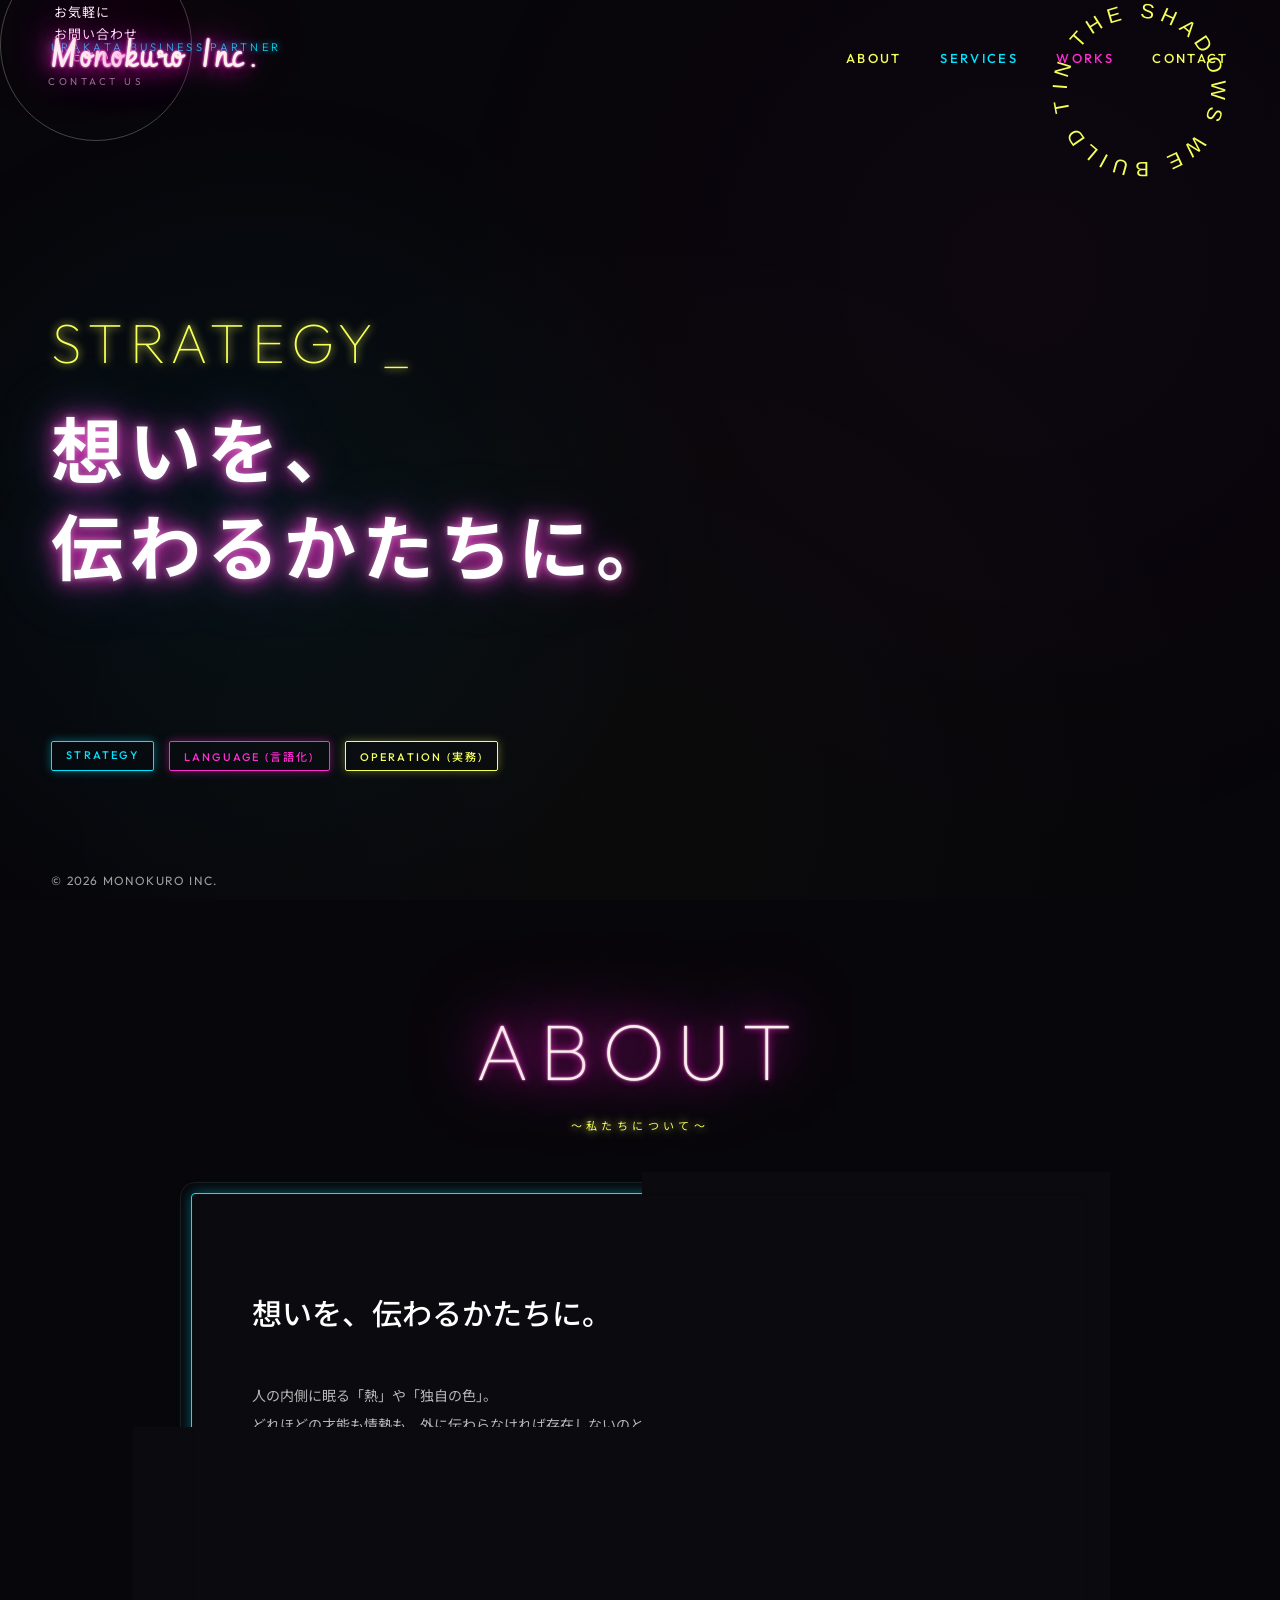
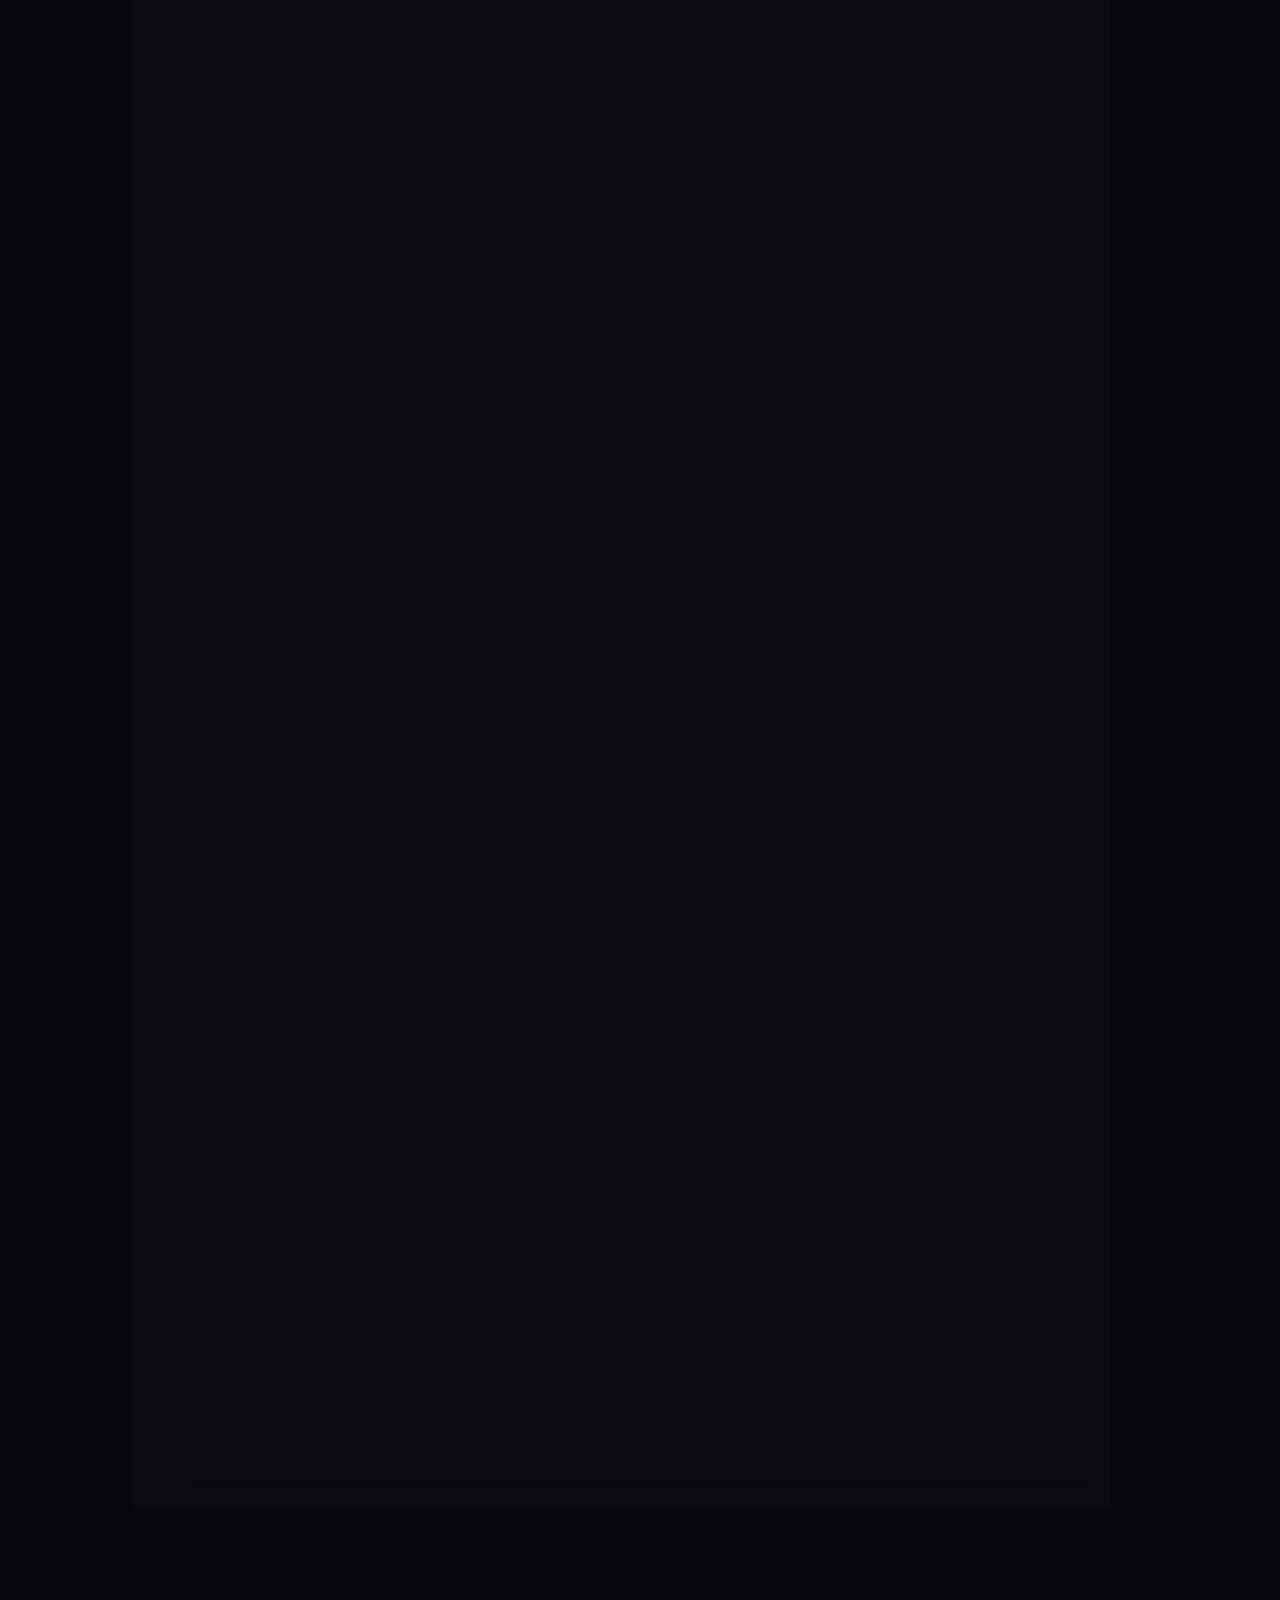
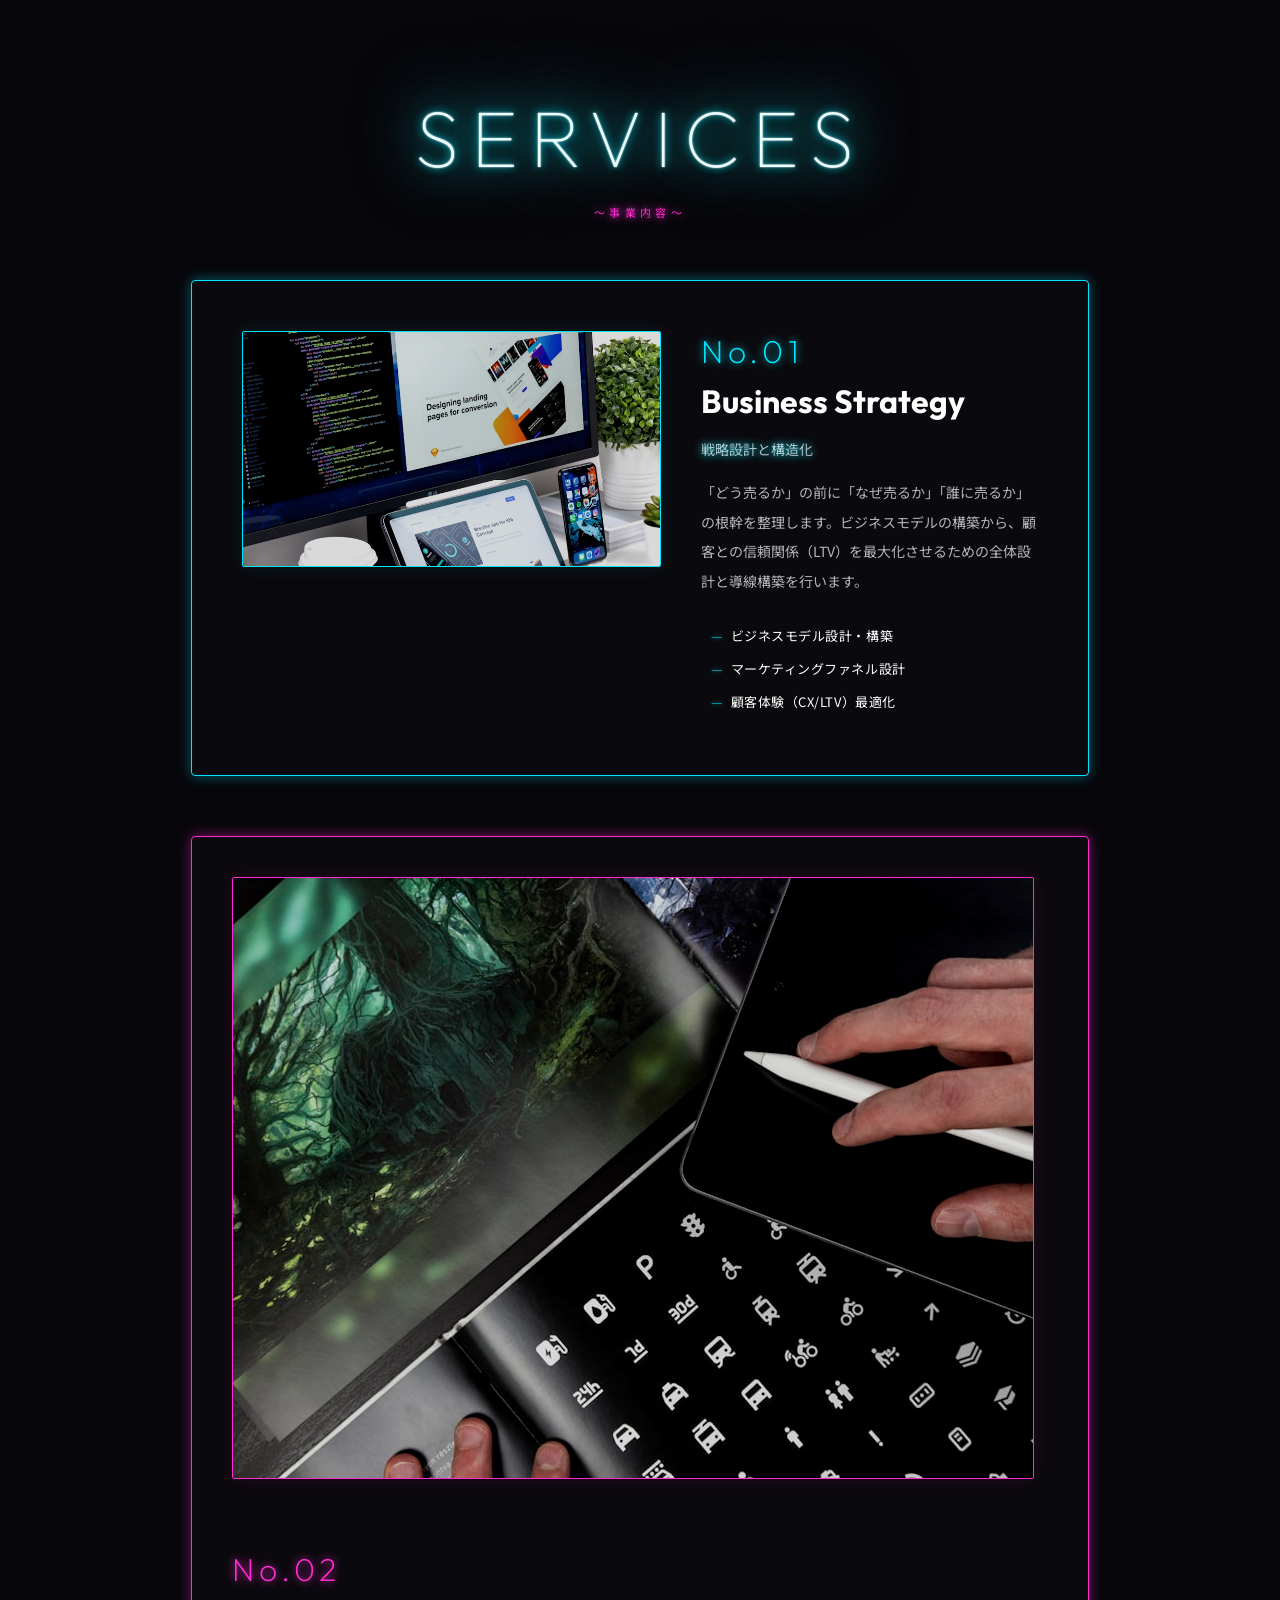
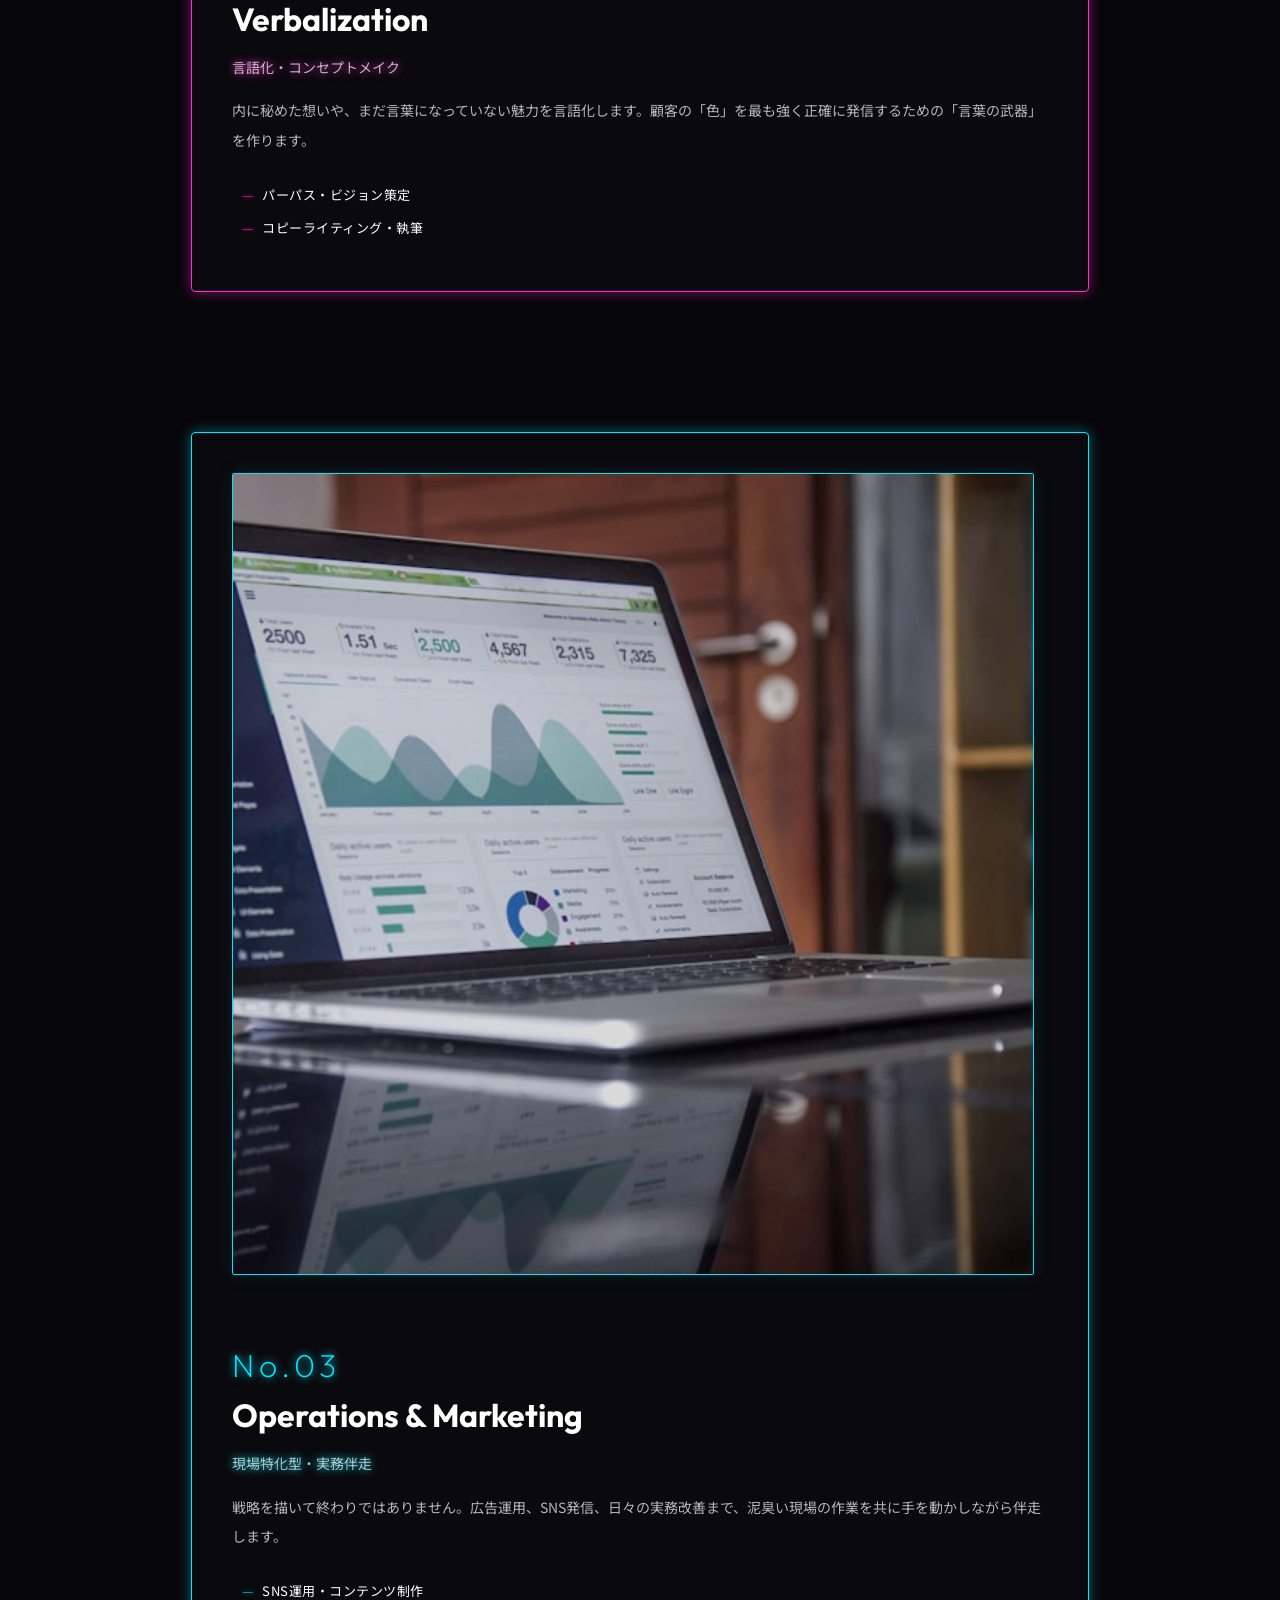
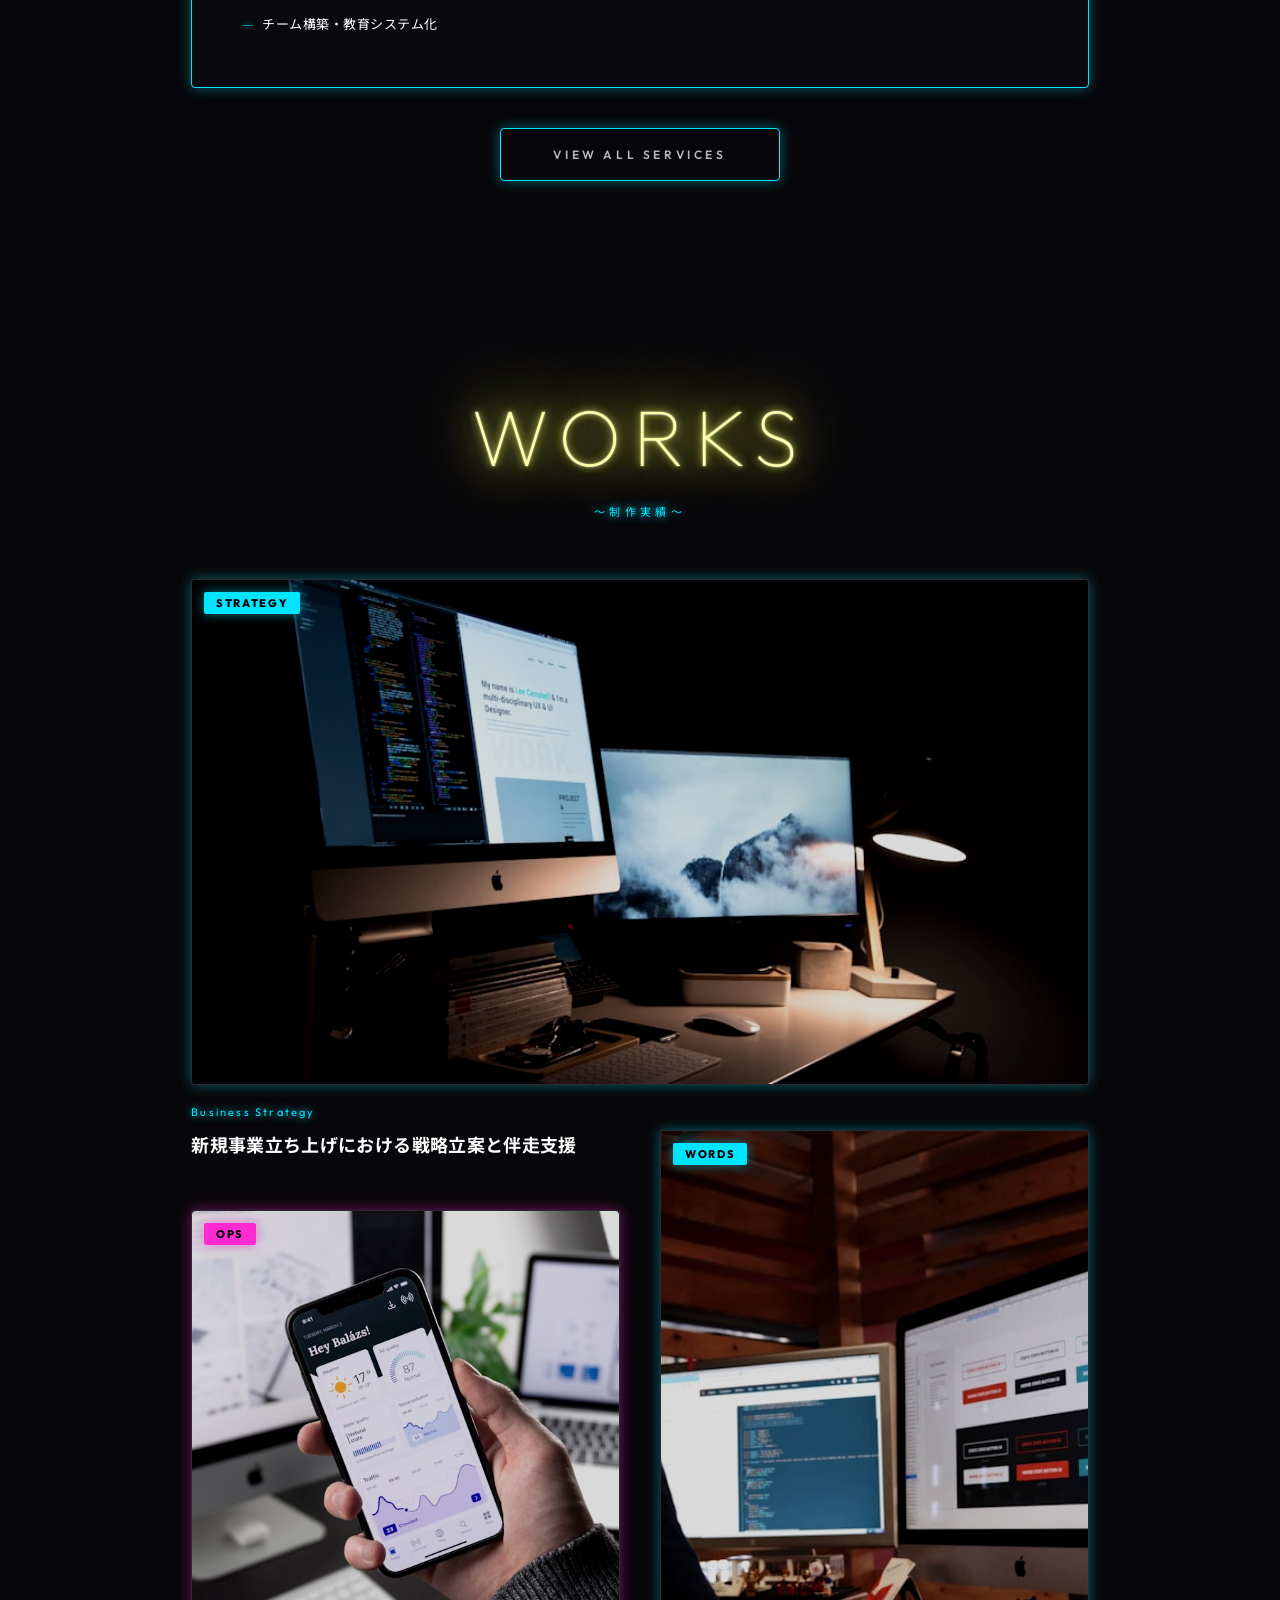
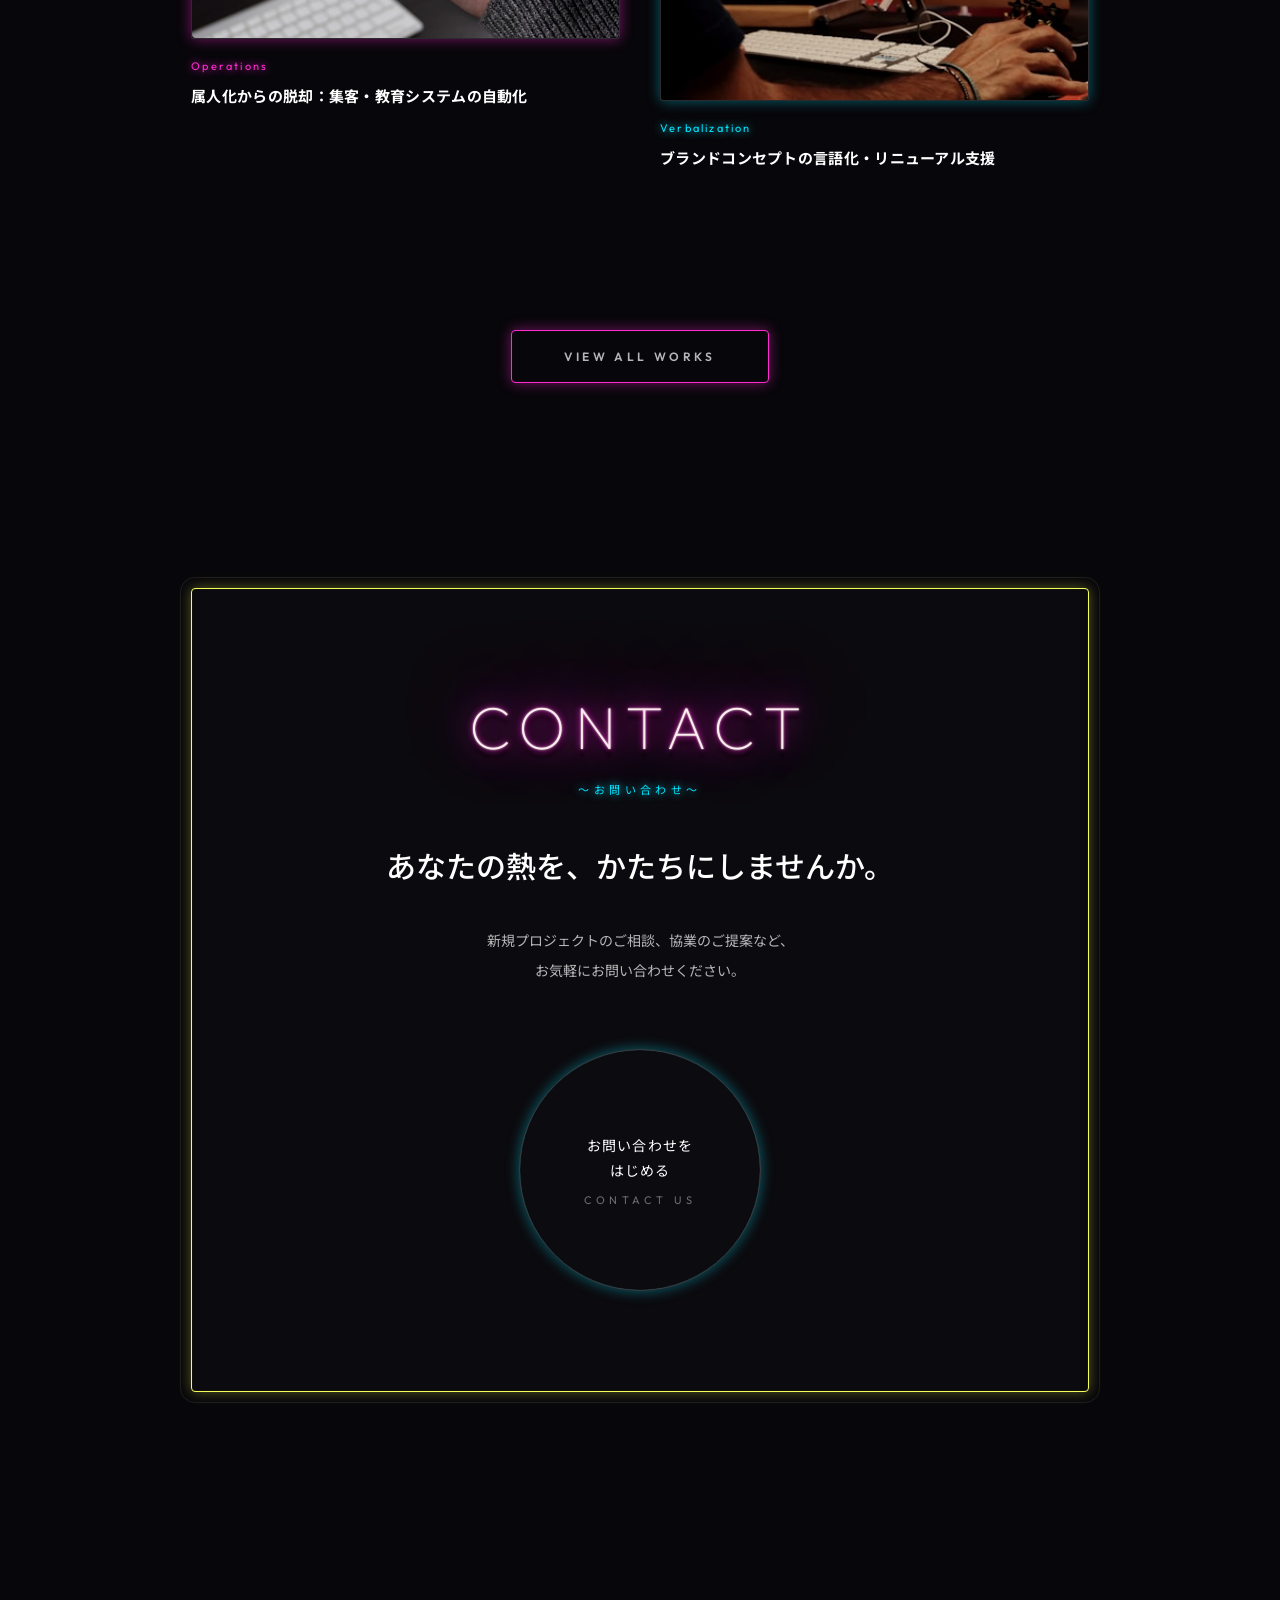
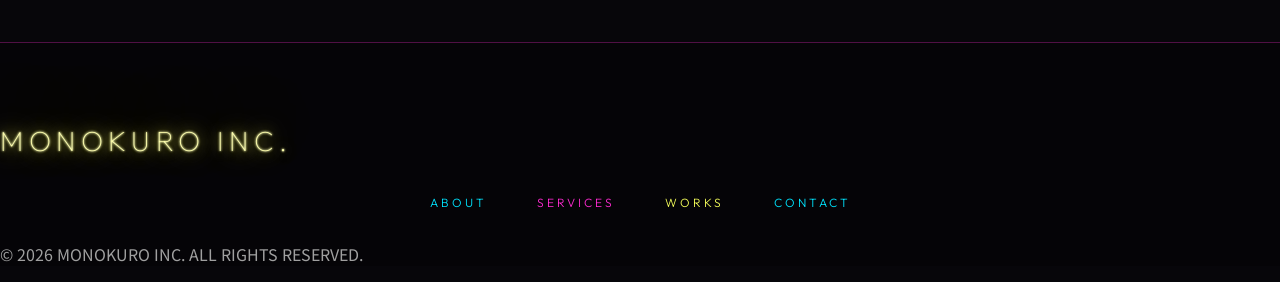
<file: archive/02_neon/index.html>
<!DOCTYPE html>
<html lang="ja">

<head>
    <meta charset="UTF-8">
    <meta name="viewport" content="width=device-width, initial-scale=1.0">
    <title>モノクロ。 | DIGITAL CREATIVE FIRM</title>
    
    <!-- Google Fonts for Pop Neon Aesthetic -->
    <link rel="preconnect" href="https://fonts.googleapis.com">
    <link rel="preconnect" href="https://fonts.gstatic.com" crossorigin>
    <link href="https://fonts.googleapis.com/css2?family=Outfit:wght@200;400;600;800&family=Noto+Sans+JP:wght@300;500;700&family=Vibur&display=swap" rel="stylesheet">
    
    <!-- Neon Specific CSS -->
    <link rel="stylesheet" href="style.css">

</head>

<body class="theme-neon-pop">
    <!-- Ambient Background Glow (Decorative) -->
    <div class="ambient-glow"></div>

    <!-- Header -->
    <header class="header">
        <a href="index.html" class="header-logo neon-text-pink">Mon<span class="neon-flicker-slow">o</span>kuro Inc.</a>
        <nav class="header-nav font-en">
            <ul>
                <li><a href="#about" class="neon-link-yellow js-crackin-text" data-chaffle="en">About</a></li>
                <li><a href="#services" class="neon-link-cyan js-crackin-text" data-chaffle="en">Services</a></li>
                <li><a href="#works" class="neon-link-pink js-crackin-text" data-chaffle="en">Works</a></li>
                <li><a href="#contact" class="neon-link-yellow js-crackin-text" data-chaffle="en">Contact</a></li>
            </ul>
        </nav>
    </header>

    <main>
        <!-- FV -->
        <section class="sec-mv">
            <div class="inner">
                <p class="supportText neon-text-cyan js-crackin-text" data-chaffle="en">URAKATA BUSINESS PARTNER</p>

                <div class="circle rotate_left_inf glow-circle-pop">
                    <svg viewBox="0 0 100 100" width="100%" height="100%">
                        <path id="circlePath" d="M 50, 50 m -40, 0 a 40,40 0 1,1 80,0 a 40,40 0 1,1 -80,0" fill="transparent" />
                        <text fill="#f5ff5a" font-family="'Inter', sans-serif" font-weight="200">
                            <textPath href="#circlePath" font-size="11.5" letter-spacing="3.2">IN THE SHADOWS WE BUILD THE SYSTEM . </textPath>
                        </text>
                    </svg>
                </div>

                <div class="hero-title-box">
                    <h1 class="c-ttl__01">
                        <span class="font-en neon-text-yellow title-en-pop js-crackin-text" data-chaffle="en">STRATEGY_</span>
                        <span class="jp-main title-jp-pop">
                            <span class="js-crackin-text" data-chaffle="ja">想いを、</span><br>
                            <span class="js-crackin-text" data-chaffle="ja">伝わるかたちに。</span>
                        </span>
                    </h1>
                </div>

                <ul class="sec-mv__tag neon-badges">
                    <li class="sec-mv__tag-item neon-badge-cyan"><span class="js-crackin-text" data-chaffle="en">STRATEGY</span></li>
                    <li class="sec-mv__tag-item neon-badge-pink"><span class="js-crackin-text" data-chaffle="ja">LANGUAGE (言語化)</span></li>
                    <li class="sec-mv__tag-item neon-badge-yellow"><span class="js-crackin-text" data-chaffle="ja">OPERATION (実務)</span></li>
                </ul>

                <p class="sec-mv__copy neon-text-dim js-crackin-text" data-chaffle="en">© 2026 MONOKURO INC.</p>

                <a href="#contact" class="sec-mv__btn neon-btn-circle">
                    <span class="jp js-crackin-text" data-chaffle="ja">お気軽に<br>お問い合わせ<br>ください</span>
                    <span class="en js-crackin-text" data-chaffle="en">CONTACT US</span>
                </a>
            </div>
        </section>

        <!-- About -->
        <section id="about" class="section container">
            <div class="neon-section-header">
                <h2 class="section-title neon-text-script-pink">A<span class="neon-flicker-slow">b</span>out</h2>
                <p class="section-subtitle neon-text-yellow js-crackin-text" data-chaffle="ja">〜私たちについて〜</p>
            </div>

            <div class="neon-content-box border-cyan dotted-shadow">
                <h3 class="lead-text js-crackin-text" data-chaffle="ja" style="margin-bottom: 40px; color: #fff;">想いを、伝わるかたちに。</h3>
                <p class="text" style="margin-bottom: 60px;">
                    人の内側に眠る「熱」や「独自の色」。<br>
                    どれほどの才能も情熱も、外に伝わらなければ存在しないのと同じです。<br>
                    だからこそ私たちは、構造と言語と発信で「売れる仕組み」を整えます。<br><br>
                    売れるとは、信頼の結果。<br>
                    数字を追う前に、関係をつくる。小手先のマーケティングよりも、誠実さと対話を。<br>
                    LTV（顧客生涯価値）は「お金の長さ」ではなく「関係の太さ」で決まるのだと、私たちは信じています。
                </p>

                <div class="neon-divider-dashed">
                    <h3 class="font-en neon-text-script-yellow js-crackin-text" data-chaffle="en"
                        style="font-size: 28px; font-weight: 100; margin-bottom: 40px; letter-spacing: 0.2em; text-transform: uppercase;">Core Values</h3>

                    <div class="neon-inner-panel border-cyan" style="margin-bottom: 40px;">
                        <h4 class="js-crackin-text neon-text-cyan" data-chaffle="ja"
                            style="font-size: 17px; font-weight: 700; margin-bottom: 12px; letter-spacing: 0.04em;">
                            01. 自分は白、顧客は色。</h4>
                        <p class="text">主役に光を当てるために、自らは背景へ。ウラカタに徹するほど、相手は正しく輝き出します。自分たちの色を押し付けるのではなく、どんな色も引き立てる「白」であり続けます。</p>
                    </div>

                    <div class="neon-inner-panel border-cyan" style="margin-bottom: 40px;">
                        <h4 class="js-crackin-text neon-text-cyan" data-chaffle="ja"
                            style="font-size: 17px; font-weight: 700; margin-bottom: 12px; letter-spacing: 0.04em;">
                            02. 光を奪わず、光をつくる。</h4>
                        <p class="text">主役の隣で、主役以上に責任を持つ。しかし、拍手はすべて相手へ返す。失敗は自らの責任とし、成功はすべて相手の功績にする。それが裏方に生きる人間の矜持です。</p>
                    </div>

                    <div class="neon-inner-panel border-pink" style="margin-bottom: 40px; transform: translateX(20px);">
                        <h4 class="js-crackin-text neon-text-pink" data-chaffle="ja"
                            style="font-size: 17px; font-weight: 700; margin-bottom: 12px; letter-spacing: 0.04em;">
                            03. 現場と戦略の二刀流。</h4>
                        <p class="text">机上の空論だけでも、現場の精神論だけでも足りません。構造を俯瞰する「理性」と、現場に飛び込む「泥臭さ」。その両方を知っているからこそ、実務から戦略までを一気通貫で背負うことができます。</p>
                    </div>

                    <div class="neon-inner-panel border-cyan" style="margin-bottom: 40px;">
                        <h4 class="js-crackin-text neon-text-cyan" data-chaffle="ja"
                            style="font-size: 17px; font-weight: 700; margin-bottom: 12px; letter-spacing: 0.04em;">
                            04. 技術は手段、目的は「想いの伝達」。</h4>
                        <p class="text">AIも、デザインも、すべては伝えるための道具に過ぎません。最先端の道具を振り回して自己満足に浸る暇があるのなら、誰よりも顧客の「本音」に耳を澄ませ、課題を見つけ出す人間でありたい。</p>
                    </div>

                    <div class="neon-inner-panel border-cyan" style="margin-bottom: 40px;">
                        <h4 class="js-crackin-text neon-text-cyan" data-chaffle="ja"
                            style="font-size: 17px; font-weight: 700; margin-bottom: 12px; letter-spacing: 0.04em;">
                            05. 誰より泥をかぶり、静かに燃える。</h4>
                        <p class="text">言われたことだけをこなすのは、ウラカタではありません。気づき、察し、先回りし、泥を被り、すべての軌道修正を引き受ける。叫ばずとも内側には激しい熱を宿し、主役が飛躍した瞬間の喜びを世界一分かち合う存在になります。</p>
                    </div>
                </div>

                <div style="text-align: right; margin-top: 40px;">
                    <a href="#" class="font-en neon-link-pink" style="font-size: 11px; font-weight: 300; letter-spacing: 0.3em;">VIEW MORE</a>
                </div>
            </div>
        </section>

        <!-- Services -->
        <section id="services" class="section container">
            <div class="neon-section-header">
                <h2 class="section-title neon-text-script-cyan">Ser<span class="neon-flicker-fast">v</span>ices</h2>
                <p class="section-subtitle neon-text-pink js-crackin-text" data-chaffle="ja">〜事業内容〜</p>
            </div>

            <div class="top-service-item service-large neon-card border-cyan">
                <div class="neon-img-border img-cyan"><img src="../../images/service-web.jpg" alt="Business Strategy"></div>
                <div class="service-content">
                    <span class="font-en badge-no neon-text-cyan js-crackin-text" data-chaffle="en">No.01</span>
                    <h3 class="font-en js-crackin-text" data-chaffle="en">Business Strategy</h3>
                    <p class="text neon-text-cyan fw-bold js-crackin-text" data-chaffle="ja">戦略設計と構造化</p>
                    <p class="text service-desc">「どう売るか」の前に「なぜ売るか」「誰に売るか」の根幹を整理します。ビジネスモデルの構築から、顧客との信頼関係（LTV）を最大化させるための全体設計と導線構築を行います。</p>
                    <ul class="neon-list list-cyan">
                        <li class="js-crackin-text" data-chaffle="ja">ビジネスモデル設計・構築</li>
                        <li class="js-crackin-text" data-chaffle="ja">マーケティングファネル設計</li>
                        <li class="js-crackin-text" data-chaffle="ja">顧客体験（CX/LTV）最適化</li>
                    </ul>
                </div>
            </div>

            <div class="service-asymmetric-wrapper">
                <div class="top-service-item service-medium neon-card border-pink">
                    <div class="neon-img-border img-pink"><img src="../../images/service-branding.jpg" alt="Verbalization"></div>
                    <div class="service-content">
                        <span class="font-en badge-no neon-text-pink js-crackin-text" data-chaffle="en">No.02</span>
                        <h3 class="font-en js-crackin-text" data-chaffle="en">Verbalization</h3>
                        <p class="text neon-text-pink fw-bold js-crackin-text" data-chaffle="ja">言語化・コンセプトメイク</p>
                        <p class="text service-desc">内に秘めた想いや、まだ言葉になっていない魅力を言語化します。顧客の「色」を最も強く正確に発信するための「言葉の武器」を作ります。</p>
                        <ul class="neon-list list-pink">
                            <li class="js-crackin-text" data-chaffle="ja">パーパス・ビジョン策定</li>
                            <li class="js-crackin-text" data-chaffle="ja">コピーライティング・執筆</li>
                        </ul>
                    </div>
                </div>

                <div class="top-service-item service-small neon-card border-cyan">
                    <div class="neon-img-border img-cyan"><img src="../../images/service-marketing.jpg" alt="Operations"></div>
                    <div class="service-content">
                        <span class="font-en badge-no neon-text-cyan js-crackin-text" data-chaffle="en">No.03</span>
                        <h3 class="font-en js-crackin-text" data-chaffle="en">Operations & Marketing</h3>
                        <p class="text neon-text-cyan fw-bold js-crackin-text" data-chaffle="ja">現場特化型・実務伴走</p>
                        <p class="text service-desc">戦略を描いて終わりではありません。広告運用、SNS発信、日々の実務改善まで、泥臭い現場の作業を共に手を動かしながら伴走します。</p>
                        <ul class="neon-list list-cyan">
                            <li class="js-crackin-text" data-chaffle="ja">SNS運用・コンテンツ制作</li>
                            <li class="js-crackin-text" data-chaffle="ja">チーム構築・教育システム化</li>
                        </ul>
                    </div>
                </div>
            </div>

            <div style="text-align: center; margin-top: 60px;">
                <a href="#" class="font-en neon-btn-rect border-cyan">VIEW ALL SERVICES</a>
            </div>
        </section>

        <!-- Works -->
        <section id="works" class="section container">
            <div class="neon-section-header">
                <h2 class="section-title neon-text-script-yellow">W<span class="neon-flicker-slow">o</span>rks</h2>
                <p class="section-subtitle neon-text-cyan js-crackin-text" data-chaffle="ja">〜制作実績〜</p>
            </div>

            <div class="works-grid-asymmetric">
                <a href="#" class="neon-work-item item-wide" style="display: block; text-decoration: none; color: inherit;">
                    <div class="neon-img-border border-cyan" style="aspect-ratio: 16/9; margin-bottom: 20px; position: relative;">
                        <img src="../../images/work-01.jpg" alt="" style="width: 100%; height: 100%; object-fit: cover; border-radius: 4px;">
                        <div class="neon-sticker bg-cyan">Strategy</div>
                    </div>
                    <div class="font-en neon-text-cyan js-crackin-text" data-chaffle="en" style="font-size: 11px; margin-bottom: 10px; font-weight: 400; letter-spacing: 0.2em;">Business Strategy</div>
                    <h3 style="font-size: 18px; line-height: 1.7; font-weight: 700; color: #fff; margin: 0; letter-spacing: 0.02em;">新規事業立ち上げにおける戦略立案と伴走支援</h3>
                </a>
                <a href="#" class="neon-work-item item-square" style="display: block; text-decoration: none; color: inherit;">
                    <div class="neon-img-border border-pink" style="aspect-ratio: 1/1; margin-bottom: 20px; position: relative;">
                        <img src="../../images/work-02.jpg" alt="" style="width: 100%; height: 100%; object-fit: cover; border-radius: 4px;">
                        <div class="neon-sticker bg-pink">Ops</div>
                    </div>
                    <div class="font-en neon-text-pink js-crackin-text" data-chaffle="en" style="font-size: 11px; margin-bottom: 10px; font-weight: 400; letter-spacing: 0.2em;">Operations</div>
                    <h3 style="font-size: 15px; line-height: 1.7; font-weight: 700; color: #fff; margin: 0; letter-spacing: 0.02em;">属人化からの脱却：集客・教育システムの自動化</h3>
                </a>
                <a href="#" class="neon-work-item item-tall" style="display: block; text-decoration: none; color: inherit;">
                    <div class="neon-img-border border-cyan" style="aspect-ratio: 3/4; margin-bottom: 20px; position: relative;">
                        <img src="../../images/work-03.jpg" alt="" style="width: 100%; height: 100%; object-fit: cover; border-radius: 4px;">
                        <div class="neon-sticker bg-cyan">Words</div>
                    </div>
                    <div class="font-en neon-text-cyan js-crackin-text" data-chaffle="en" style="font-size: 11px; margin-bottom: 10px; font-weight: 400; letter-spacing: 0.2em;">Verbalization</div>
                    <h3 style="font-size: 15px; line-height: 1.7; font-weight: 700; color: #fff; margin: 0; letter-spacing: 0.02em;">ブランドコンセプトの言語化・リニューアル支援</h3>
                </a>
            </div>

            <div style="text-align: center; margin-top: 80px;">
                <a href="#" class="font-en neon-btn-rect border-pink">VIEW ALL WORKS</a>
            </div>
        </section>

        <!-- Contact CTA -->
        <section id="contact" class="section container" style="text-align: center; padding-bottom: 250px;">
            <div class="neon-contact-box border-yellow dotted-shadow">
                <h2 class="section-title neon-text-script-pink" style="font-size: 60px;">Con<span class="neon-flicker-fast">t</span>act</h2>
                <p class="section-subtitle neon-text-cyan js-crackin-text" data-chaffle="ja" style="margin-bottom: 40px;">〜お問い合わせ〜</p>
                <p class="lead-text js-crackin-text" data-chaffle="ja" style="margin-bottom: 2rem; color: #fff;">
                    あなたの熱を、かたちにしませんか。
                </p>
                <p class="text" style="margin-bottom: 4rem;">
                    新規プロジェクトのご相談、協業のご提案など、<br>お気軽にお問い合わせください。
                </p>
                <a href="#" class="neon-btn-circle-large border-cyan">
                    <span class="jp js-crackin-text" data-chaffle="ja">お問い合わせを<br>はじめる</span>
                    <span class="en js-crackin-text" data-chaffle="en">CONTACT US</span>
                </a>
            </div>
        </section>
    </main>

    <!-- Footer -->
    <footer class="footer" style="background: #050407; border-top: 1px solid rgba(255,43,209,0.3); padding-top: 80px;">
        <div class="footer-logo neon-text-script-yellow js-crackin-text" data-chaffle="en" style="font-size: 28px; font-weight: 100; letter-spacing: 0.2em; margin-bottom: 30px;">Monokuro Inc.</div>
        <nav class="footer-nav neon-footer-nav">
            <ul>
                <li><a href="#" class="neon-link-cyan">About</a></li>
                <li><a href="#" class="neon-link-pink">Services</a></li>
                <li><a href="#" class="neon-link-yellow">Works</a></li>
                <li><a href="#" class="neon-link-cyan">Contact</a></li>
            </ul>
        </nav>
        <p class="footer-copy neon-text-dim js-crackin-text" data-chaffle="en" style="margin-top: 30px;">© 2026 MONOKURO INC. ALL RIGHTS RESERVED.</p>
    </footer>

    <!-- Scripts -->
    <script src="../../gsap.min.js"></script>
    <script src="../../ScrollTrigger.min.js"></script>
    <script src="../../script.js"></script>
</body>

</html>
</file>
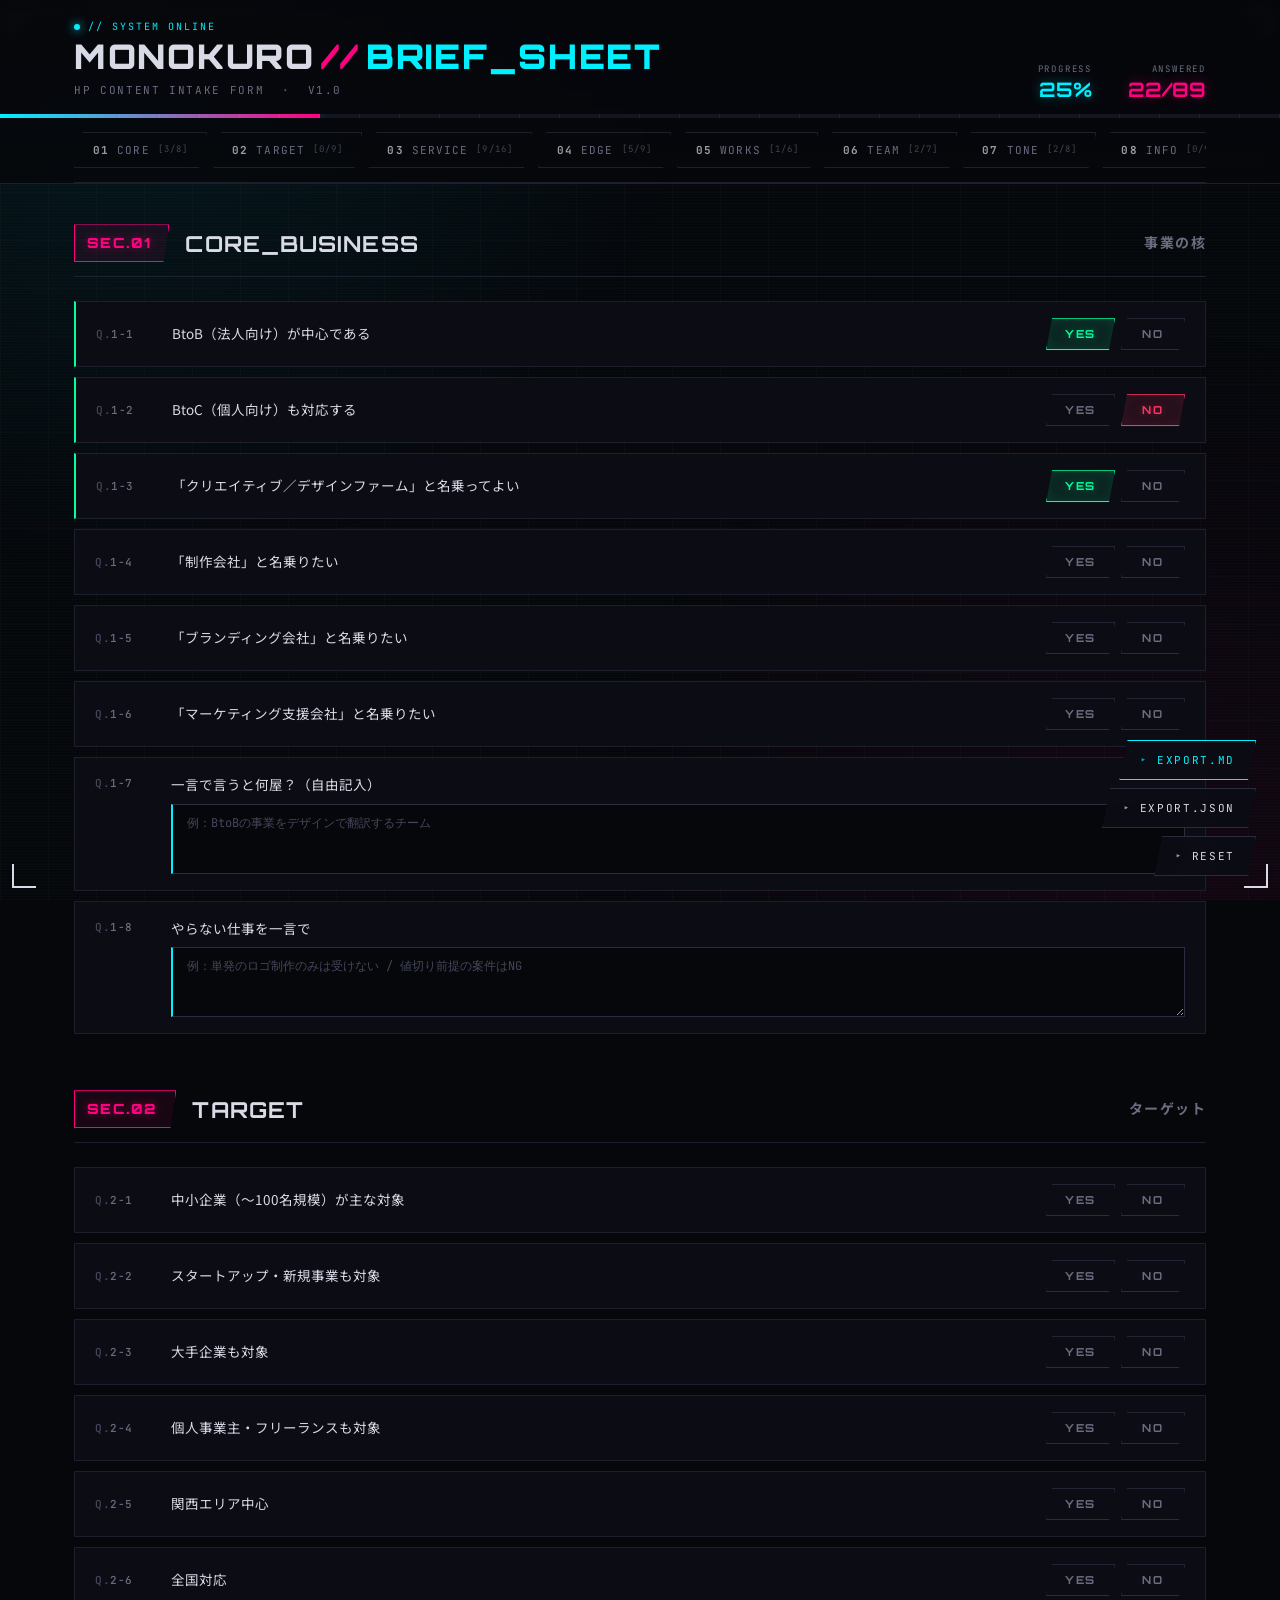
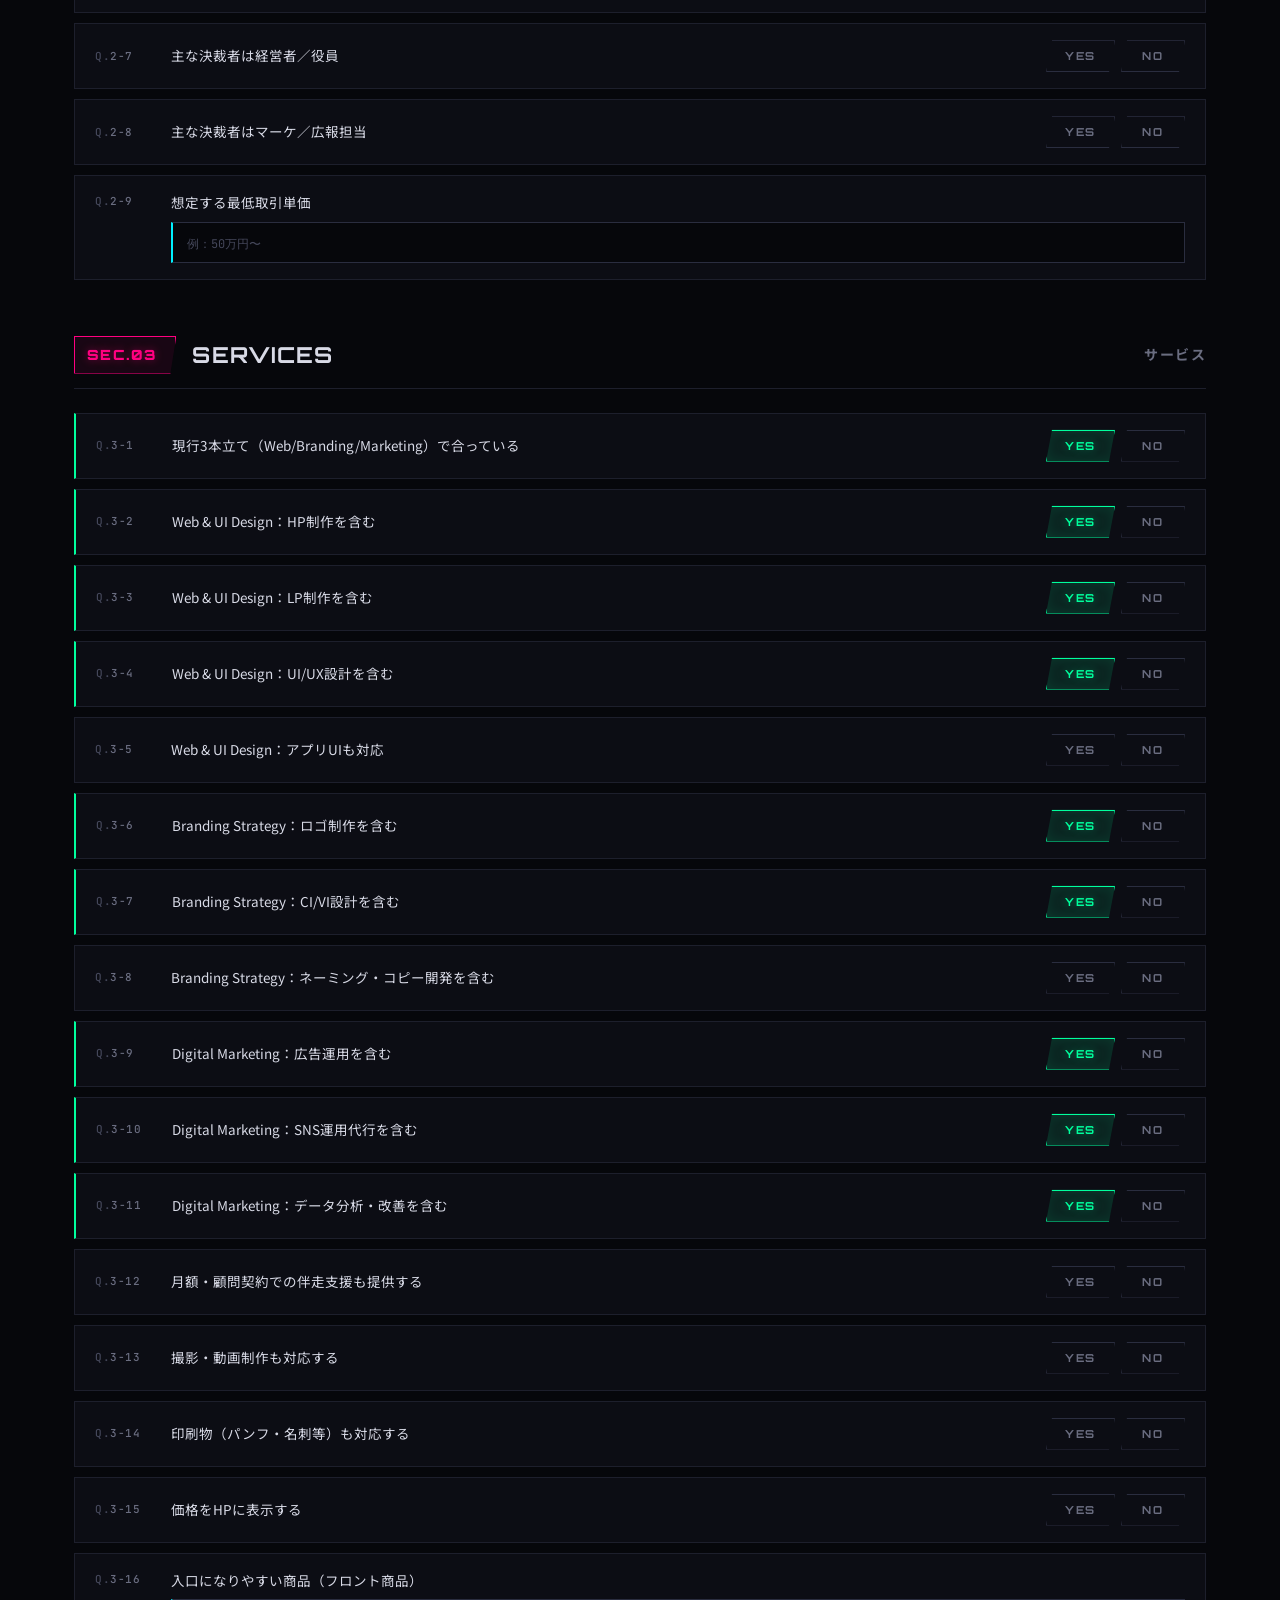
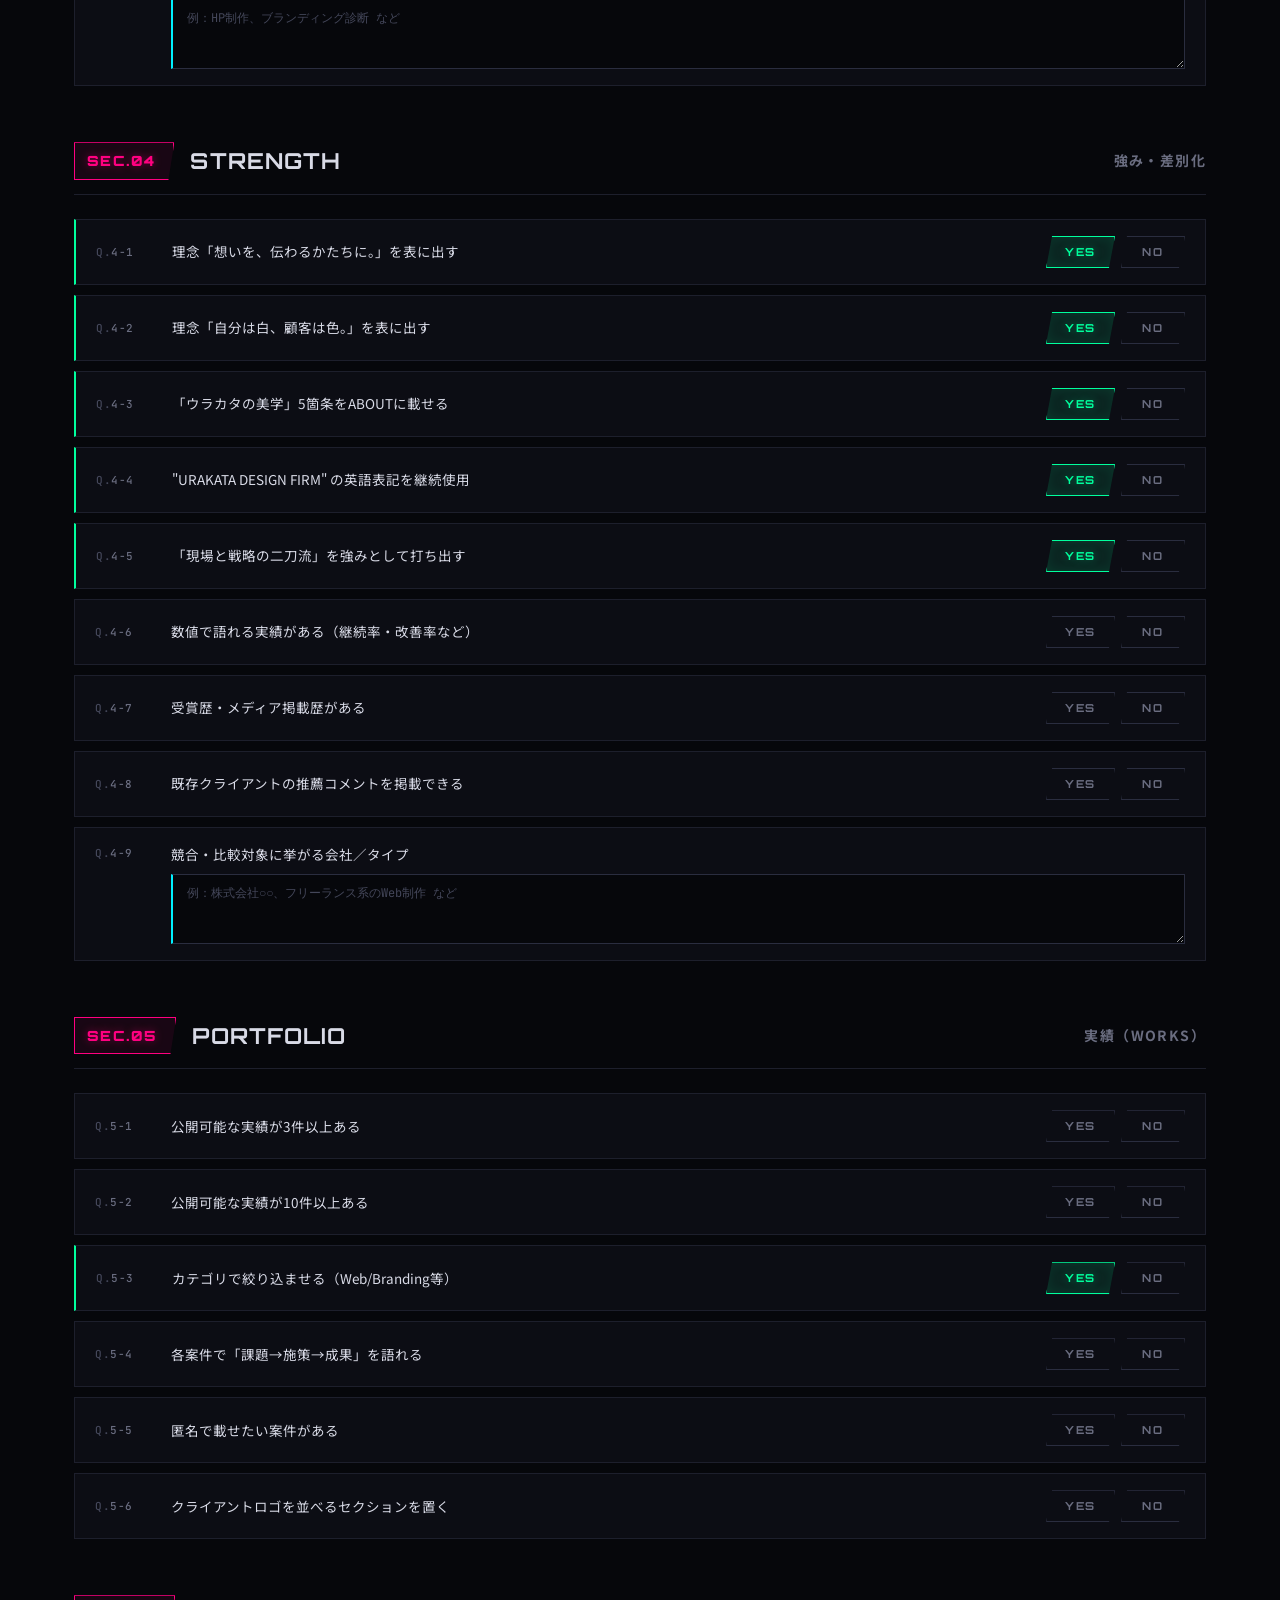
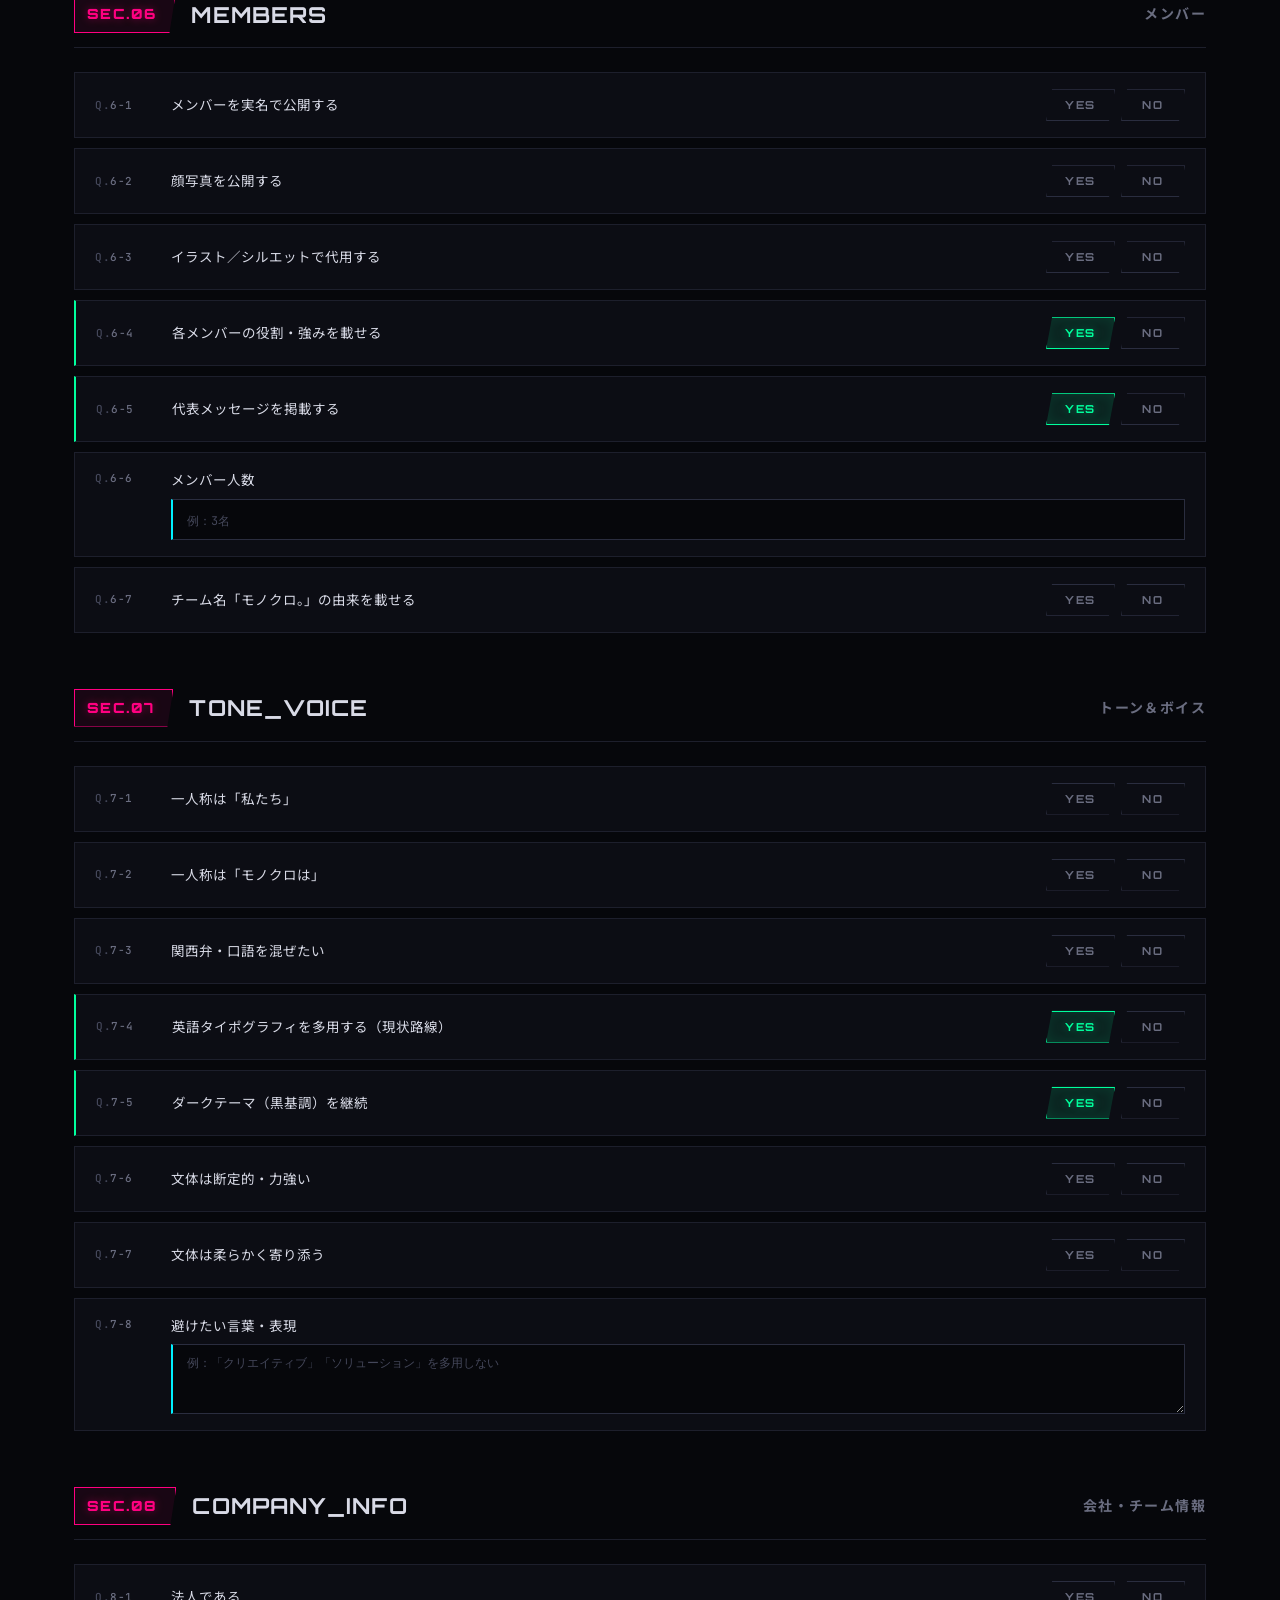
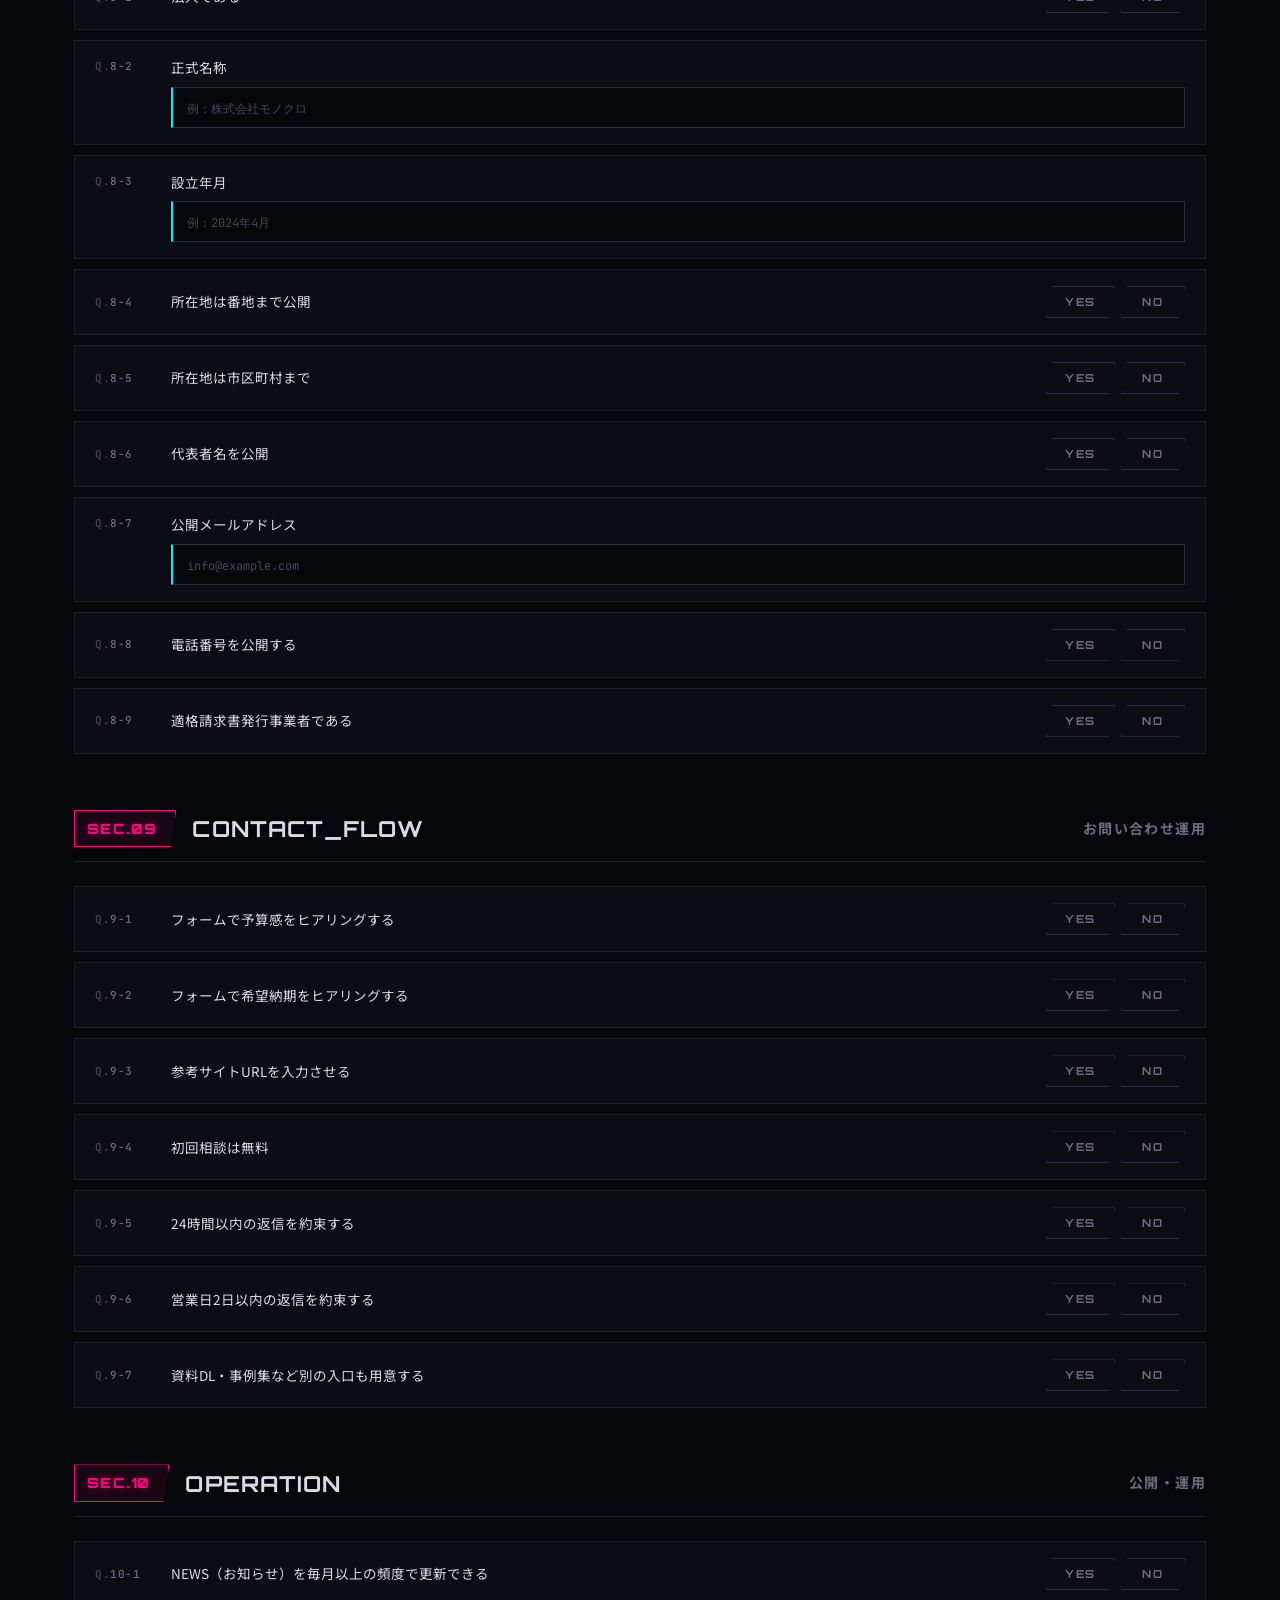
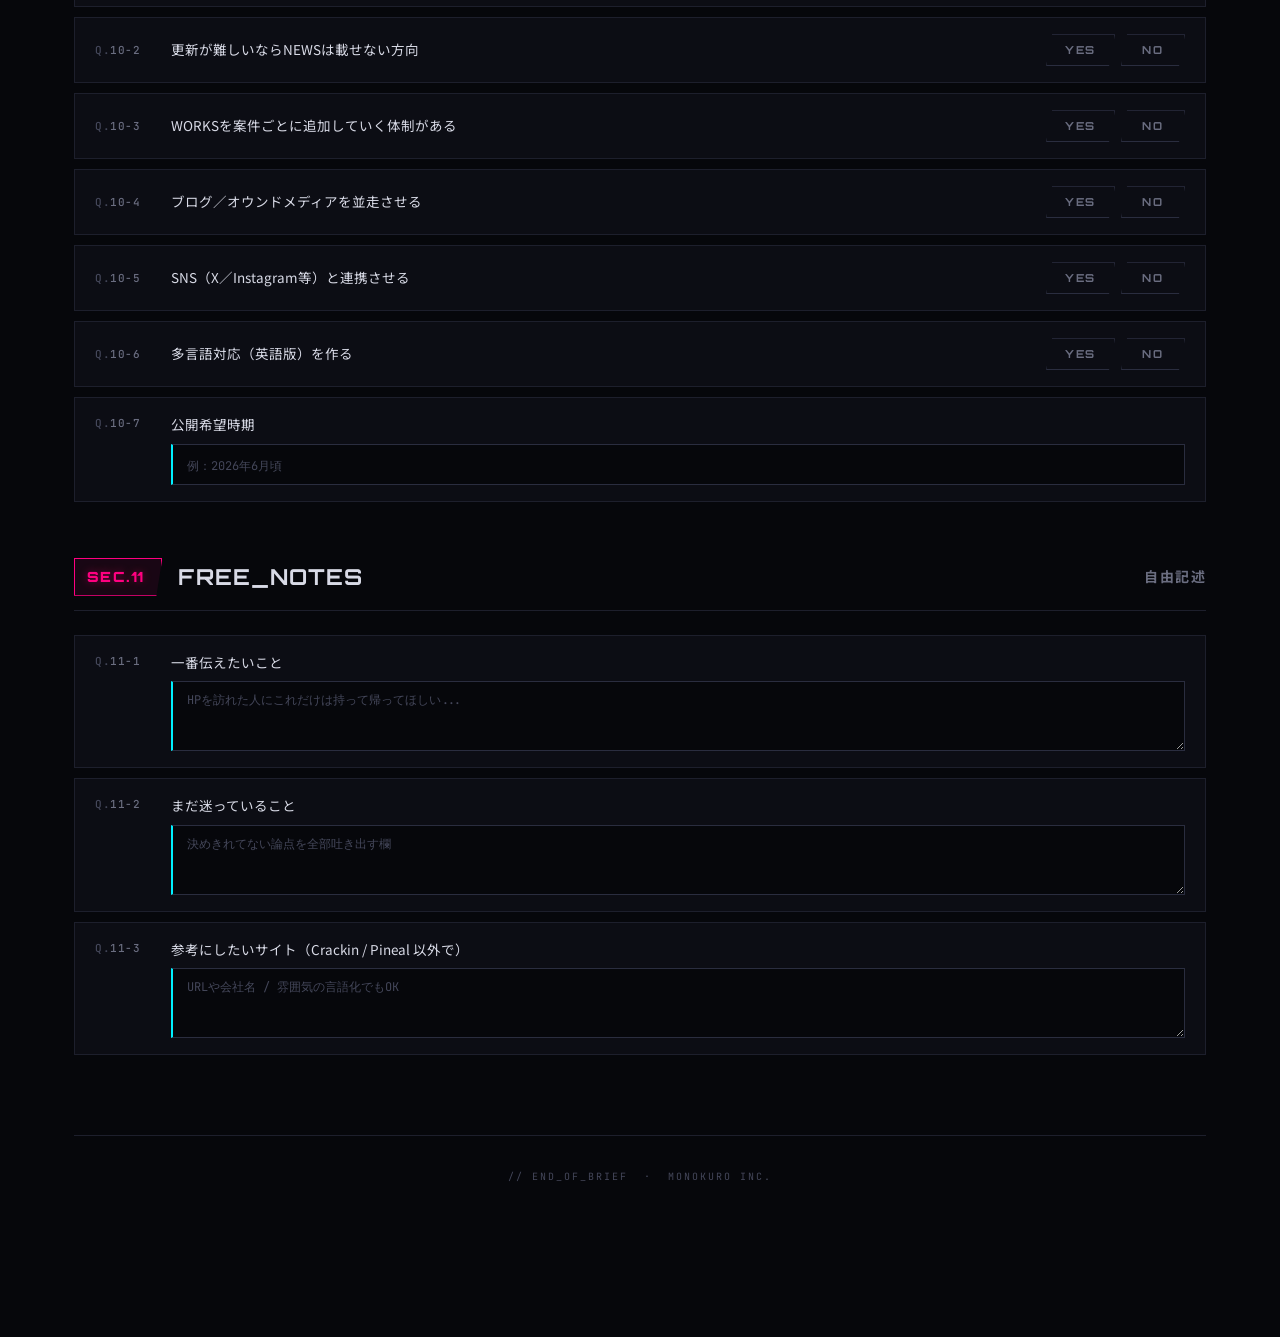
<file: brief_sheet.html>
<!DOCTYPE html>
<html lang="ja">
<head>
<meta charset="UTF-8">
<meta name="viewport" content="width=device-width, initial-scale=1">
<title>BRIEF_SHEET // MONOKURO</title>
<link rel="preconnect" href="https://fonts.googleapis.com">
<link rel="preconnect" href="https://fonts.gstatic.com" crossorigin>
<link href="https://fonts.googleapis.com/css2?family=Orbitron:wght@500;700;900&family=JetBrains+Mono:wght@400;500;700&family=Noto+Sans+JP:wght@400;500;700&display=swap" rel="stylesheet">
<style>
  :root {
    --bg: #06070b;
    --bg-1: #0c0d14;
    --bg-2: #14151f;
    --border: #1d1f2c;
    --border-2: #2a2d3f;
    --text: #d8dae6;
    --text-dim: #6a6d80;
    --text-mute: #44475a;
    --cyan: #00f0ff;
    --cyan-glow: rgba(0, 240, 255, 0.4);
    --magenta: #ff0080;
    --magenta-glow: rgba(255, 0, 128, 0.4);
    --green: #00ff9d;
    --green-glow: rgba(0, 255, 157, 0.35);
    --red: #ff3366;
    --red-glow: rgba(255, 51, 102, 0.35);
    --amber: #ffaa00;
    --amber-glow: rgba(255, 170, 0, 0.3);
    --font-display: 'Orbitron', sans-serif;
    --font-mono: 'JetBrains Mono', monospace;
    --font-jp: 'Noto Sans JP', sans-serif;
  }

  * { box-sizing: border-box; margin: 0; padding: 0; }
  html, body { height: 100%; }

  body {
    background: var(--bg);
    color: var(--text);
    font-family: var(--font-jp);
    font-size: 14px;
    line-height: 1.7;
    overflow-x: hidden;
    position: relative;
    min-height: 100vh;
  }

  /* Background grid */
  body::before {
    content: '';
    position: fixed;
    inset: 0;
    background-image:
      linear-gradient(rgba(255,255,255,0.025) 1px, transparent 1px),
      linear-gradient(90deg, rgba(255,255,255,0.025) 1px, transparent 1px);
    background-size: 48px 48px;
    pointer-events: none;
    z-index: 0;
  }

  /* Scanlines */
  body::after {
    content: '';
    position: fixed;
    inset: 0;
    background-image: repeating-linear-gradient(
      0deg,
      rgba(0, 240, 255, 0.018) 0px,
      rgba(0, 240, 255, 0.018) 1px,
      transparent 1px,
      transparent 3px
    );
    pointer-events: none;
    z-index: 1;
    mix-blend-mode: screen;
  }

  /* Radial glow */
  .ambient {
    position: fixed;
    inset: 0;
    pointer-events: none;
    z-index: 0;
    background:
      radial-gradient(circle at 10% 0%, rgba(0,240,255,0.08), transparent 40%),
      radial-gradient(circle at 90% 100%, rgba(255,0,128,0.06), transparent 40%);
  }

  .container {
    position: relative;
    z-index: 2;
    max-width: 1180px;
    margin: 0 auto;
    padding: 0 24px;
  }

  /* HEADER */
  .hud-header {
    position: sticky;
    top: 0;
    z-index: 50;
    background: linear-gradient(180deg, rgba(6,7,11,0.96) 0%, rgba(6,7,11,0.88) 100%);
    backdrop-filter: blur(8px);
    border-bottom: 1px solid var(--border);
    padding: 18px 0 0;
  }

  .hud-top {
    display: flex;
    justify-content: space-between;
    align-items: flex-end;
    gap: 24px;
    padding-bottom: 14px;
    flex-wrap: wrap;
  }

  .hud-title-block { display: flex; flex-direction: column; gap: 4px; }

  .hud-tag {
    font-family: var(--font-mono);
    font-size: 10px;
    color: var(--cyan);
    letter-spacing: 0.2em;
    text-transform: uppercase;
    display: flex;
    align-items: center;
    gap: 8px;
  }

  .hud-tag::before {
    content: '';
    width: 6px; height: 6px;
    background: var(--cyan);
    border-radius: 50%;
    box-shadow: 0 0 10px var(--cyan);
    animation: pulse 1.6s ease-in-out infinite;
  }

  @keyframes pulse {
    0%, 100% { opacity: 1; }
    50% { opacity: 0.3; }
  }

  .hud-title {
    font-family: var(--font-display);
    font-weight: 900;
    font-size: clamp(22px, 3.5vw, 34px);
    letter-spacing: 0.05em;
    color: var(--text);
    text-transform: uppercase;
    line-height: 1;
  }

  .hud-title .accent { color: var(--cyan); }
  .hud-title .slash { color: var(--magenta); margin: 0 6px; }

  .hud-sub {
    font-family: var(--font-mono);
    font-size: 11px;
    color: var(--text-dim);
    letter-spacing: 0.15em;
    text-transform: uppercase;
    margin-top: 4px;
  }

  .hud-stats {
    display: flex;
    gap: 24px;
    align-items: flex-end;
  }

  .stat {
    display: flex;
    flex-direction: column;
    gap: 2px;
    text-align: right;
    min-width: 90px;
  }

  .stat-label {
    font-family: var(--font-mono);
    font-size: 9px;
    color: var(--text-dim);
    letter-spacing: 0.2em;
    text-transform: uppercase;
  }

  .stat-value {
    font-family: var(--font-display);
    font-weight: 700;
    font-size: 20px;
    color: var(--cyan);
    text-shadow: 0 0 12px var(--cyan-glow);
    line-height: 1;
  }

  .stat-value.magenta { color: var(--magenta); text-shadow: 0 0 12px var(--magenta-glow); }

  /* Progress bar */
  .progress-track {
    height: 4px;
    background: var(--bg-2);
    position: relative;
    overflow: hidden;
  }

  .progress-track::before {
    content: '';
    position: absolute;
    inset: 0;
    background-image: repeating-linear-gradient(
      90deg,
      transparent 0,
      transparent 39px,
      rgba(255,255,255,0.05) 39px,
      rgba(255,255,255,0.05) 40px
    );
  }

  .progress-fill {
    height: 100%;
    width: 0%;
    background: linear-gradient(90deg, var(--cyan), var(--magenta));
    box-shadow: 0 0 12px var(--cyan-glow);
    transition: width 0.3s ease;
  }

  /* SECTION NAV */
  .section-nav {
    display: flex;
    gap: 6px;
    overflow-x: auto;
    padding: 14px 0;
    border-bottom: 1px solid var(--border);
    scrollbar-width: thin;
    scrollbar-color: var(--border-2) transparent;
  }

  .section-nav::-webkit-scrollbar { height: 4px; }
  .section-nav::-webkit-scrollbar-thumb { background: var(--border-2); }

  .nav-pill {
    flex-shrink: 0;
    background: transparent;
    border: 1px solid var(--border);
    color: var(--text-dim);
    padding: 8px 14px;
    font-family: var(--font-mono);
    font-size: 11px;
    letter-spacing: 0.1em;
    text-transform: uppercase;
    cursor: pointer;
    transition: all 0.15s ease;
    display: flex;
    align-items: center;
    gap: 8px;
    text-decoration: none;
    clip-path: polygon(8px 0, 100% 0, calc(100% - 8px) 100%, 0 100%);
    padding-left: 18px;
    padding-right: 18px;
  }

  .nav-pill:hover {
    border-color: var(--cyan);
    color: var(--cyan);
    background: rgba(0,240,255,0.05);
  }

  .nav-pill.complete {
    border-color: var(--green);
    color: var(--green);
  }

  .nav-pill .pill-id {
    font-weight: 700;
    color: var(--text);
    opacity: 0.7;
  }

  .nav-pill.complete .pill-id { color: var(--green); opacity: 1; }
  .nav-pill:hover .pill-id { color: var(--cyan); opacity: 1; }

  .nav-pill .pill-progress {
    font-size: 9px;
    opacity: 0.6;
  }

  /* MAIN */
  main {
    padding: 40px 0 120px;
  }

  .section-block {
    margin-bottom: 56px;
    scroll-margin-top: 180px;
  }

  .section-header {
    display: flex;
    align-items: center;
    gap: 16px;
    margin-bottom: 24px;
    padding-bottom: 14px;
    border-bottom: 1px solid var(--border);
  }

  .section-id {
    font-family: var(--font-display);
    font-weight: 900;
    font-size: 14px;
    color: var(--magenta);
    background: rgba(255,0,128,0.08);
    border: 1px solid var(--magenta);
    padding: 6px 12px;
    letter-spacing: 0.1em;
    text-shadow: 0 0 8px var(--magenta-glow);
    clip-path: polygon(0 0, 100% 0, calc(100% - 6px) 100%, 0 100%);
    padding-right: 18px;
  }

  .section-title {
    font-family: var(--font-display);
    font-weight: 700;
    font-size: 22px;
    letter-spacing: 0.05em;
    text-transform: uppercase;
    color: var(--text);
  }

  .section-title-jp {
    font-family: var(--font-jp);
    font-weight: 700;
    font-size: 14px;
    color: var(--text-dim);
    margin-left: auto;
    letter-spacing: 0.1em;
  }

  /* QUESTION */
  .question {
    background: var(--bg-1);
    border: 1px solid var(--border);
    margin-bottom: 10px;
    padding: 16px 20px;
    display: grid;
    grid-template-columns: 60px 1fr auto;
    gap: 16px;
    align-items: center;
    transition: border-color 0.15s ease;
    position: relative;
  }

  .question:hover { border-color: var(--border-2); }

  .question.answered { border-left: 2px solid var(--green); }
  .question.tentative { border-left: 2px solid var(--amber); }
  .question.tentative.answered { border-left: 2px solid var(--green); }

  .q-id {
    font-family: var(--font-mono);
    font-size: 11px;
    color: var(--text-dim);
    letter-spacing: 0.05em;
    font-weight: 500;
  }

  .q-id::before { content: 'Q.'; color: var(--text-mute); }

  .q-text {
    font-family: var(--font-jp);
    font-size: 13.5px;
    color: var(--text);
    line-height: 1.6;
    display: flex;
    align-items: center;
    gap: 10px;
    flex-wrap: wrap;
  }

  .tentative-badge {
    font-family: var(--font-mono);
    font-size: 9px;
    color: var(--amber);
    background: rgba(255,170,0,0.1);
    border: 1px solid var(--amber);
    padding: 2px 6px;
    letter-spacing: 0.1em;
    text-transform: uppercase;
  }

  .question.answered .tentative-badge { display: none; }

  /* TOGGLE */
  .toggle-group {
    display: flex;
    gap: 6px;
  }

  .toggle-btn {
    background: transparent;
    border: 1px solid var(--border-2);
    color: var(--text-dim);
    font-family: var(--font-display);
    font-weight: 700;
    font-size: 11px;
    letter-spacing: 0.15em;
    padding: 8px 18px;
    cursor: pointer;
    transition: all 0.15s ease;
    min-width: 64px;
    clip-path: polygon(6px 0, 100% 0, calc(100% - 6px) 100%, 0 100%);
  }

  .toggle-btn:hover {
    border-color: var(--text);
    color: var(--text);
  }

  .toggle-btn.active-yes {
    background: rgba(0,255,157,0.1);
    border-color: var(--green);
    color: var(--green);
    text-shadow: 0 0 8px var(--green-glow);
    box-shadow: inset 0 0 12px rgba(0,255,157,0.1), 0 0 12px var(--green-glow);
  }

  .toggle-btn.active-no {
    background: rgba(255,51,102,0.1);
    border-color: var(--red);
    color: var(--red);
    text-shadow: 0 0 8px var(--red-glow);
    box-shadow: inset 0 0 12px rgba(255,51,102,0.1), 0 0 12px var(--red-glow);
  }

  /* TEXT INPUT QUESTION */
  .question.input-q {
    grid-template-columns: 60px 1fr;
    align-items: start;
  }

  .input-block {
    display: flex;
    flex-direction: column;
    gap: 8px;
  }

  .input-field, .input-area {
    background: var(--bg);
    border: 1px solid var(--border-2);
    color: var(--text);
    font-family: var(--font-mono);
    font-size: 13px;
    padding: 10px 14px;
    width: 100%;
    transition: border-color 0.15s ease, box-shadow 0.15s ease;
    border-left: 2px solid var(--cyan);
  }

  .input-field {
    font-family: var(--font-jp);
  }

  .input-area {
    font-family: var(--font-jp);
    min-height: 70px;
    resize: vertical;
  }

  .input-field:focus, .input-area:focus {
    outline: none;
    border-color: var(--cyan);
    box-shadow: 0 0 0 1px var(--cyan), 0 0 16px var(--cyan-glow);
  }

  .input-field::placeholder, .input-area::placeholder {
    color: var(--text-mute);
    font-family: var(--font-mono);
    font-size: 12px;
  }

  /* ACTION BAR */
  .action-bar {
    position: fixed;
    bottom: 24px;
    right: 24px;
    z-index: 60;
    display: flex;
    flex-direction: column;
    gap: 8px;
    align-items: flex-end;
  }

  .btn {
    background: var(--bg-1);
    border: 1px solid var(--border-2);
    color: var(--text);
    font-family: var(--font-mono);
    font-size: 11px;
    letter-spacing: 0.15em;
    text-transform: uppercase;
    padding: 12px 18px;
    cursor: pointer;
    transition: all 0.15s ease;
    display: flex;
    align-items: center;
    gap: 8px;
    backdrop-filter: blur(6px);
    background: rgba(12,13,20,0.9);
    clip-path: polygon(8px 0, 100% 0, calc(100% - 8px) 100%, 0 100%);
    padding-left: 20px;
    padding-right: 20px;
  }

  .btn:hover {
    border-color: var(--cyan);
    color: var(--cyan);
    box-shadow: 0 0 14px var(--cyan-glow);
  }

  .btn-primary {
    border-color: var(--cyan);
    color: var(--cyan);
  }

  .btn-danger:hover {
    border-color: var(--red);
    color: var(--red);
    box-shadow: 0 0 14px var(--red-glow);
  }

  .btn::before { content: '▸'; opacity: 0.7; }

  /* TOAST */
  .toast {
    position: fixed;
    top: 24px;
    left: 50%;
    transform: translateX(-50%) translateY(-80px);
    background: var(--bg-1);
    border: 1px solid var(--cyan);
    color: var(--cyan);
    font-family: var(--font-mono);
    font-size: 12px;
    padding: 10px 20px;
    letter-spacing: 0.1em;
    box-shadow: 0 0 20px var(--cyan-glow);
    z-index: 100;
    transition: transform 0.3s ease;
    clip-path: polygon(8px 0, 100% 0, calc(100% - 8px) 100%, 0 100%);
    padding-left: 20px;
    padding-right: 20px;
  }

  .toast.show { transform: translateX(-50%) translateY(0); }

  /* FOOTER */
  .form-footer {
    margin-top: 80px;
    padding: 32px 0;
    border-top: 1px solid var(--border);
    text-align: center;
    font-family: var(--font-mono);
    font-size: 10px;
    color: var(--text-mute);
    letter-spacing: 0.2em;
    text-transform: uppercase;
  }

  /* RESPONSIVE */
  @media (max-width: 720px) {
    .question {
      grid-template-columns: 1fr;
      gap: 10px;
    }
    .question.input-q { grid-template-columns: 1fr; }
    .q-id { font-size: 10px; }
    .toggle-group { justify-content: flex-start; }
    .hud-stats { gap: 16px; }
    .stat { min-width: 70px; }
    .stat-value { font-size: 16px; }
    .section-title { font-size: 16px; }
    .section-title-jp { display: none; }
    .action-bar { bottom: 12px; right: 12px; }
    .btn { font-size: 10px; padding: 10px 14px; }
  }

  /* corner deco */
  .corner-deco {
    position: fixed;
    width: 24px; height: 24px;
    border-color: var(--cyan);
    z-index: 5;
    pointer-events: none;
  }
  .corner-deco.tl { top: 12px; left: 12px; border-top: 2px solid; border-left: 2px solid; }
  .corner-deco.tr { top: 12px; right: 12px; border-top: 2px solid; border-right: 2px solid; }
  .corner-deco.bl { bottom: 12px; left: 12px; border-bottom: 2px solid; border-left: 2px solid; }
  .corner-deco.br { bottom: 12px; right: 12px; border-bottom: 2px solid; border-right: 2px solid; }
</style>
</head>
<body>
  <div class="ambient"></div>
  <div class="corner-deco tl"></div>
  <div class="corner-deco tr"></div>
  <div class="corner-deco bl"></div>
  <div class="corner-deco br"></div>

  <header class="hud-header">
    <div class="container">
      <div class="hud-top">
        <div class="hud-title-block">
          <span class="hud-tag">// SYSTEM ONLINE</span>
          <h1 class="hud-title">MONOKURO<span class="slash">//</span><span class="accent">BRIEF_SHEET</span></h1>
          <span class="hud-sub">HP CONTENT INTAKE FORM &nbsp;&middot;&nbsp; v1.0</span>
        </div>
        <div class="hud-stats">
          <div class="stat">
            <span class="stat-label">PROGRESS</span>
            <span class="stat-value" id="progress-percent">0%</span>
          </div>
          <div class="stat">
            <span class="stat-label">ANSWERED</span>
            <span class="stat-value magenta" id="progress-count">0/0</span>
          </div>
        </div>
      </div>
    </div>
    <div class="progress-track">
      <div class="progress-fill" id="progress-fill"></div>
    </div>
    <div class="container">
      <nav class="section-nav" id="section-nav"></nav>
    </div>
  </header>

  <main>
    <div class="container" id="form-container"></div>
    <div class="container">
      <div class="form-footer">
        // END_OF_BRIEF &nbsp;&middot;&nbsp; MONOKURO INC.
      </div>
    </div>
  </main>

  <div class="action-bar">
    <button class="btn btn-primary" id="btn-export-md">EXPORT.MD</button>
    <button class="btn" id="btn-export-json">EXPORT.JSON</button>
    <button class="btn btn-danger" id="btn-reset">RESET</button>
  </div>

  <div class="toast" id="toast">SAVED</div>

<script>
const SECTIONS = [
  {
    id: '01', code: 'CORE', title: 'CORE_BUSINESS', titleJp: '事業の核',
    questions: [
      { id: '1-1', type: 'yesno', text: 'BtoB（法人向け）が中心である', tentative: 'yes' },
      { id: '1-2', type: 'yesno', text: 'BtoC（個人向け）も対応する', tentative: 'no' },
      { id: '1-3', type: 'yesno', text: '「クリエイティブ／デザインファーム」と名乗ってよい', tentative: 'yes' },
      { id: '1-4', type: 'yesno', text: '「制作会社」と名乗りたい' },
      { id: '1-5', type: 'yesno', text: '「ブランディング会社」と名乗りたい' },
      { id: '1-6', type: 'yesno', text: '「マーケティング支援会社」と名乗りたい' },
      { id: '1-7', type: 'textarea', text: '一言で言うと何屋？（自由記入）', placeholder: '例：BtoBの事業をデザインで翻訳するチーム' },
      { id: '1-8', type: 'textarea', text: 'やらない仕事を一言で', placeholder: '例：単発のロゴ制作のみは受けない / 値切り前提の案件はNG' },
    ]
  },
  {
    id: '02', code: 'TARGET', title: 'TARGET', titleJp: 'ターゲット',
    questions: [
      { id: '2-1', type: 'yesno', text: '中小企業（〜100名規模）が主な対象' },
      { id: '2-2', type: 'yesno', text: 'スタートアップ・新規事業も対象' },
      { id: '2-3', type: 'yesno', text: '大手企業も対象' },
      { id: '2-4', type: 'yesno', text: '個人事業主・フリーランスも対象' },
      { id: '2-5', type: 'yesno', text: '関西エリア中心' },
      { id: '2-6', type: 'yesno', text: '全国対応' },
      { id: '2-7', type: 'yesno', text: '主な決裁者は経営者／役員' },
      { id: '2-8', type: 'yesno', text: '主な決裁者はマーケ／広報担当' },
      { id: '2-9', type: 'input', text: '想定する最低取引単価', placeholder: '例：50万円〜' },
    ]
  },
  {
    id: '03', code: 'SERVICE', title: 'SERVICES', titleJp: 'サービス',
    questions: [
      { id: '3-1', type: 'yesno', text: '現行3本立て（Web/Branding/Marketing）で合っている', tentative: 'yes' },
      { id: '3-2', type: 'yesno', text: 'Web & UI Design：HP制作を含む', tentative: 'yes' },
      { id: '3-3', type: 'yesno', text: 'Web & UI Design：LP制作を含む', tentative: 'yes' },
      { id: '3-4', type: 'yesno', text: 'Web & UI Design：UI/UX設計を含む', tentative: 'yes' },
      { id: '3-5', type: 'yesno', text: 'Web & UI Design：アプリUIも対応' },
      { id: '3-6', type: 'yesno', text: 'Branding Strategy：ロゴ制作を含む', tentative: 'yes' },
      { id: '3-7', type: 'yesno', text: 'Branding Strategy：CI/VI設計を含む', tentative: 'yes' },
      { id: '3-8', type: 'yesno', text: 'Branding Strategy：ネーミング・コピー開発を含む' },
      { id: '3-9', type: 'yesno', text: 'Digital Marketing：広告運用を含む', tentative: 'yes' },
      { id: '3-10', type: 'yesno', text: 'Digital Marketing：SNS運用代行を含む', tentative: 'yes' },
      { id: '3-11', type: 'yesno', text: 'Digital Marketing：データ分析・改善を含む', tentative: 'yes' },
      { id: '3-12', type: 'yesno', text: '月額・顧問契約での伴走支援も提供する' },
      { id: '3-13', type: 'yesno', text: '撮影・動画制作も対応する' },
      { id: '3-14', type: 'yesno', text: '印刷物（パンフ・名刺等）も対応する' },
      { id: '3-15', type: 'yesno', text: '価格をHPに表示する' },
      { id: '3-16', type: 'textarea', text: '入口になりやすい商品（フロント商品）', placeholder: '例：HP制作、ブランディング診断 など' },
    ]
  },
  {
    id: '04', code: 'EDGE', title: 'STRENGTH', titleJp: '強み・差別化',
    questions: [
      { id: '4-1', type: 'yesno', text: '理念「想いを、伝わるかたちに。」を表に出す', tentative: 'yes' },
      { id: '4-2', type: 'yesno', text: '理念「自分は白、顧客は色。」を表に出す', tentative: 'yes' },
      { id: '4-3', type: 'yesno', text: '「ウラカタの美学」5箇条をABOUTに載せる', tentative: 'yes' },
      { id: '4-4', type: 'yesno', text: '"URAKATA DESIGN FIRM" の英語表記を継続使用', tentative: 'yes' },
      { id: '4-5', type: 'yesno', text: '「現場と戦略の二刀流」を強みとして打ち出す', tentative: 'yes' },
      { id: '4-6', type: 'yesno', text: '数値で語れる実績がある（継続率・改善率など）' },
      { id: '4-7', type: 'yesno', text: '受賞歴・メディア掲載歴がある' },
      { id: '4-8', type: 'yesno', text: '既存クライアントの推薦コメントを掲載できる' },
      { id: '4-9', type: 'textarea', text: '競合・比較対象に挙がる会社／タイプ', placeholder: '例：株式会社○○、フリーランス系のWeb制作 など' },
    ]
  },
  {
    id: '05', code: 'WORKS', title: 'PORTFOLIO', titleJp: '実績（WORKS）',
    questions: [
      { id: '5-1', type: 'yesno', text: '公開可能な実績が3件以上ある' },
      { id: '5-2', type: 'yesno', text: '公開可能な実績が10件以上ある' },
      { id: '5-3', type: 'yesno', text: 'カテゴリで絞り込ませる（Web/Branding等）', tentative: 'yes' },
      { id: '5-4', type: 'yesno', text: '各案件で「課題→施策→成果」を語れる' },
      { id: '5-5', type: 'yesno', text: '匿名で載せたい案件がある' },
      { id: '5-6', type: 'yesno', text: 'クライアントロゴを並べるセクションを置く' },
    ]
  },
  {
    id: '06', code: 'TEAM', title: 'MEMBERS', titleJp: 'メンバー',
    questions: [
      { id: '6-1', type: 'yesno', text: 'メンバーを実名で公開する' },
      { id: '6-2', type: 'yesno', text: '顔写真を公開する' },
      { id: '6-3', type: 'yesno', text: 'イラスト／シルエットで代用する' },
      { id: '6-4', type: 'yesno', text: '各メンバーの役割・強みを載せる', tentative: 'yes' },
      { id: '6-5', type: 'yesno', text: '代表メッセージを掲載する', tentative: 'yes' },
      { id: '6-6', type: 'input', text: 'メンバー人数', placeholder: '例：3名' },
      { id: '6-7', type: 'yesno', text: 'チーム名「モノクロ。」の由来を載せる' },
    ]
  },
  {
    id: '07', code: 'TONE', title: 'TONE_VOICE', titleJp: 'トーン＆ボイス',
    questions: [
      { id: '7-1', type: 'yesno', text: '一人称は「私たち」' },
      { id: '7-2', type: 'yesno', text: '一人称は「モノクロは」' },
      { id: '7-3', type: 'yesno', text: '関西弁・口語を混ぜたい' },
      { id: '7-4', type: 'yesno', text: '英語タイポグラフィを多用する（現状路線）', tentative: 'yes' },
      { id: '7-5', type: 'yesno', text: 'ダークテーマ（黒基調）を継続', tentative: 'yes' },
      { id: '7-6', type: 'yesno', text: '文体は断定的・力強い' },
      { id: '7-7', type: 'yesno', text: '文体は柔らかく寄り添う' },
      { id: '7-8', type: 'textarea', text: '避けたい言葉・表現', placeholder: '例：「クリエイティブ」「ソリューション」を多用しない' },
    ]
  },
  {
    id: '08', code: 'INFO', title: 'COMPANY_INFO', titleJp: '会社・チーム情報',
    questions: [
      { id: '8-1', type: 'yesno', text: '法人である' },
      { id: '8-2', type: 'input', text: '正式名称', placeholder: '例：株式会社モノクロ' },
      { id: '8-3', type: 'input', text: '設立年月', placeholder: '例：2024年4月' },
      { id: '8-4', type: 'yesno', text: '所在地は番地まで公開' },
      { id: '8-5', type: 'yesno', text: '所在地は市区町村まで' },
      { id: '8-6', type: 'yesno', text: '代表者名を公開' },
      { id: '8-7', type: 'input', text: '公開メールアドレス', placeholder: 'info@example.com' },
      { id: '8-8', type: 'yesno', text: '電話番号を公開する' },
      { id: '8-9', type: 'yesno', text: '適格請求書発行事業者である' },
    ]
  },
  {
    id: '09', code: 'CONTACT', title: 'CONTACT_FLOW', titleJp: 'お問い合わせ運用',
    questions: [
      { id: '9-1', type: 'yesno', text: 'フォームで予算感をヒアリングする' },
      { id: '9-2', type: 'yesno', text: 'フォームで希望納期をヒアリングする' },
      { id: '9-3', type: 'yesno', text: '参考サイトURLを入力させる' },
      { id: '9-4', type: 'yesno', text: '初回相談は無料' },
      { id: '9-5', type: 'yesno', text: '24時間以内の返信を約束する' },
      { id: '9-6', type: 'yesno', text: '営業日2日以内の返信を約束する' },
      { id: '9-7', type: 'yesno', text: '資料DL・事例集など別の入口も用意する' },
    ]
  },
  {
    id: '10', code: 'OPS', title: 'OPERATION', titleJp: '公開・運用',
    questions: [
      { id: '10-1', type: 'yesno', text: 'NEWS（お知らせ）を毎月以上の頻度で更新できる' },
      { id: '10-2', type: 'yesno', text: '更新が難しいならNEWSは載せない方向' },
      { id: '10-3', type: 'yesno', text: 'WORKSを案件ごとに追加していく体制がある' },
      { id: '10-4', type: 'yesno', text: 'ブログ／オウンドメディアを並走させる' },
      { id: '10-5', type: 'yesno', text: 'SNS（X／Instagram等）と連携させる' },
      { id: '10-6', type: 'yesno', text: '多言語対応（英語版）を作る' },
      { id: '10-7', type: 'input', text: '公開希望時期', placeholder: '例：2026年6月頃' },
    ]
  },
  {
    id: '11', code: 'NOTES', title: 'FREE_NOTES', titleJp: '自由記述',
    questions: [
      { id: '11-1', type: 'textarea', text: '一番伝えたいこと', placeholder: 'HPを訪れた人にこれだけは持って帰ってほしい...' },
      { id: '11-2', type: 'textarea', text: 'まだ迷っていること', placeholder: '決めきれてない論点を全部吐き出す欄' },
      { id: '11-3', type: 'textarea', text: '参考にしたいサイト（Crackin / Pineal 以外で）', placeholder: 'URLや会社名 / 雰囲気の言語化でもOK' },
    ]
  },
];

const STORAGE_KEY = 'monokuro_brief_sheet_v1';
let answers = loadAnswers();

function loadAnswers() {
  try {
    const raw = localStorage.getItem(STORAGE_KEY);
    return raw ? JSON.parse(raw) : {};
  } catch (e) { return {}; }
}

function saveAnswers() {
  try { localStorage.setItem(STORAGE_KEY, JSON.stringify(answers)); } catch (e) {}
}

function isAnswered(q) {
  const v = answers[q.id];
  if (q.type === 'yesno') return v === 'yes' || v === 'no';
  return typeof v === 'string' && v.trim().length > 0;
}

function totalQuestions() {
  return SECTIONS.reduce((s, sec) => s + sec.questions.length, 0);
}

function answeredCount() {
  let n = 0;
  for (const sec of SECTIONS) for (const q of sec.questions) if (isAnswered(q)) n++;
  return n;
}

function sectionAnswered(sec) {
  let n = 0;
  for (const q of sec.questions) if (isAnswered(q)) n++;
  return n;
}

function renderNav() {
  const nav = document.getElementById('section-nav');
  nav.innerHTML = '';
  SECTIONS.forEach(sec => {
    const a = document.createElement('a');
    a.href = `#sec-${sec.id}`;
    a.className = 'nav-pill';
    const done = sectionAnswered(sec);
    const total = sec.questions.length;
    if (done === total) a.classList.add('complete');
    a.innerHTML = `<span class="pill-id">${sec.id}</span><span>${sec.code}</span><span class="pill-progress">[${done}/${total}]</span>`;
    nav.appendChild(a);
  });
}

function renderForm() {
  const root = document.getElementById('form-container');
  root.innerHTML = '';
  SECTIONS.forEach(sec => {
    const block = document.createElement('section');
    block.className = 'section-block';
    block.id = `sec-${sec.id}`;

    const header = document.createElement('div');
    header.className = 'section-header';
    header.innerHTML = `
      <span class="section-id">SEC.${sec.id}</span>
      <h2 class="section-title">${sec.title}</h2>
      <span class="section-title-jp">${sec.titleJp}</span>
    `;
    block.appendChild(header);

    sec.questions.forEach(q => {
      const card = document.createElement('div');
      card.className = 'question';
      card.dataset.qid = q.id;

      if (q.type === 'yesno') {
        if (q.tentative && answers[q.id] === undefined) {
          answers[q.id] = q.tentative;
        }
        const current = answers[q.id];
        if (current === 'yes' || current === 'no') card.classList.add('answered');
        if (q.tentative) card.classList.add('tentative');

        const tentBadge = q.tentative ? '<span class="tentative-badge">仮</span>' : '';

        card.innerHTML = `
          <div class="q-id">${q.id}</div>
          <div class="q-text">${q.text}${tentBadge}</div>
          <div class="toggle-group">
            <button type="button" class="toggle-btn ${current === 'yes' ? 'active-yes' : ''}" data-val="yes">YES</button>
            <button type="button" class="toggle-btn ${current === 'no' ? 'active-no' : ''}" data-val="no">NO</button>
          </div>
        `;

        card.querySelectorAll('.toggle-btn').forEach(btn => {
          btn.addEventListener('click', () => {
            const val = btn.dataset.val;
            answers[q.id] = val;
            saveAnswers();
            // toggle classes
            card.querySelectorAll('.toggle-btn').forEach(b => {
              b.classList.remove('active-yes', 'active-no');
            });
            btn.classList.add(val === 'yes' ? 'active-yes' : 'active-no');
            card.classList.add('answered');
            updateStats();
            renderNav();
          });
        });
      } else {
        card.classList.add('input-q');
        const val = answers[q.id] || '';
        if (val.trim()) card.classList.add('answered');
        const inputEl = q.type === 'textarea'
          ? `<textarea class="input-area" placeholder="${q.placeholder || ''}">${escapeHtml(val)}</textarea>`
          : `<input class="input-field" type="text" placeholder="${q.placeholder || ''}" value="${escapeHtml(val)}">`;
        card.innerHTML = `
          <div class="q-id">${q.id}</div>
          <div class="input-block">
            <div class="q-text">${q.text}</div>
            ${inputEl}
          </div>
        `;
        const el = card.querySelector('.input-field, .input-area');
        el.addEventListener('input', () => {
          answers[q.id] = el.value;
          saveAnswers();
          if (el.value.trim()) card.classList.add('answered');
          else card.classList.remove('answered');
          updateStats();
          renderNav();
        });
      }
      block.appendChild(card);
    });

    root.appendChild(block);
  });
}

function escapeHtml(s) {
  return String(s).replace(/[&<>"']/g, c => ({ '&': '&amp;', '<': '&lt;', '>': '&gt;', '"': '&quot;', "'": '&#39;' }[c]));
}

function updateStats() {
  const total = totalQuestions();
  const ans = answeredCount();
  const pct = total ? Math.round((ans / total) * 100) : 0;
  document.getElementById('progress-percent').textContent = pct + '%';
  document.getElementById('progress-count').textContent = `${ans}/${total}`;
  document.getElementById('progress-fill').style.width = pct + '%';
}

function showToast(msg) {
  const t = document.getElementById('toast');
  t.textContent = msg;
  t.classList.add('show');
  clearTimeout(showToast._t);
  showToast._t = setTimeout(() => t.classList.remove('show'), 1800);
}

function exportMarkdown() {
  let out = `# モノクロ。HP ブリーフシート 回答\n\n`;
  out += `> 生成日時: ${new Date().toLocaleString('ja-JP')}\n`;
  out += `> 回答状況: ${answeredCount()} / ${totalQuestions()}\n\n---\n\n`;

  SECTIONS.forEach(sec => {
    out += `## ${sec.id}. ${sec.titleJp}（${sec.title}）\n\n`;
    sec.questions.forEach(q => {
      const v = answers[q.id];
      if (q.type === 'yesno') {
        const yesMark = v === 'yes' ? '☑' : '☐';
        const noMark = v === 'no' ? '☑' : '☐';
        const tent = q.tentative ? '' : '';
        out += `- **${q.id}** ${q.text}${tent}\n  → ${yesMark} はい / ${noMark} いいえ\n`;
      } else {
        const text = (v && v.trim()) ? v.trim() : '（未記入）';
        out += `- **${q.id}** ${q.text}\n  → ${text.replace(/\n/g, '\n     ')}\n`;
      }
    });
    out += '\n';
  });
  download('monokuro_brief_answers.md', out, 'text/markdown');
  showToast('// EXPORTED .md');
}

function exportJson() {
  const data = {
    meta: {
      generatedAt: new Date().toISOString(),
      answered: answeredCount(),
      total: totalQuestions(),
    },
    answers,
  };
  download('monokuro_brief_answers.json', JSON.stringify(data, null, 2), 'application/json');
  showToast('// EXPORTED .json');
}

function download(filename, content, mime) {
  const blob = new Blob([content], { type: mime + ';charset=utf-8' });
  const a = document.createElement('a');
  a.href = URL.createObjectURL(blob);
  a.download = filename;
  document.body.appendChild(a);
  a.click();
  document.body.removeChild(a);
  setTimeout(() => URL.revokeObjectURL(a.href), 1000);
}

function reset() {
  if (!confirm('すべての回答をリセットします。よろしいですか？')) return;
  answers = {};
  localStorage.removeItem(STORAGE_KEY);
  renderForm();
  renderNav();
  updateStats();
  showToast('// RESET COMPLETE');
}

// Init
renderForm();
renderNav();
updateStats();

document.getElementById('btn-export-md').addEventListener('click', exportMarkdown);
document.getElementById('btn-export-json').addEventListener('click', exportJson);
document.getElementById('btn-reset').addEventListener('click', reset);

// Smooth scroll for nav
document.getElementById('section-nav').addEventListener('click', (e) => {
  const link = e.target.closest('.nav-pill');
  if (!link) return;
  e.preventDefault();
  const target = document.querySelector(link.getAttribute('href'));
  if (target) target.scrollIntoView({ behavior: 'smooth', block: 'start' });
});
</script>
</body>
</html>
</file>
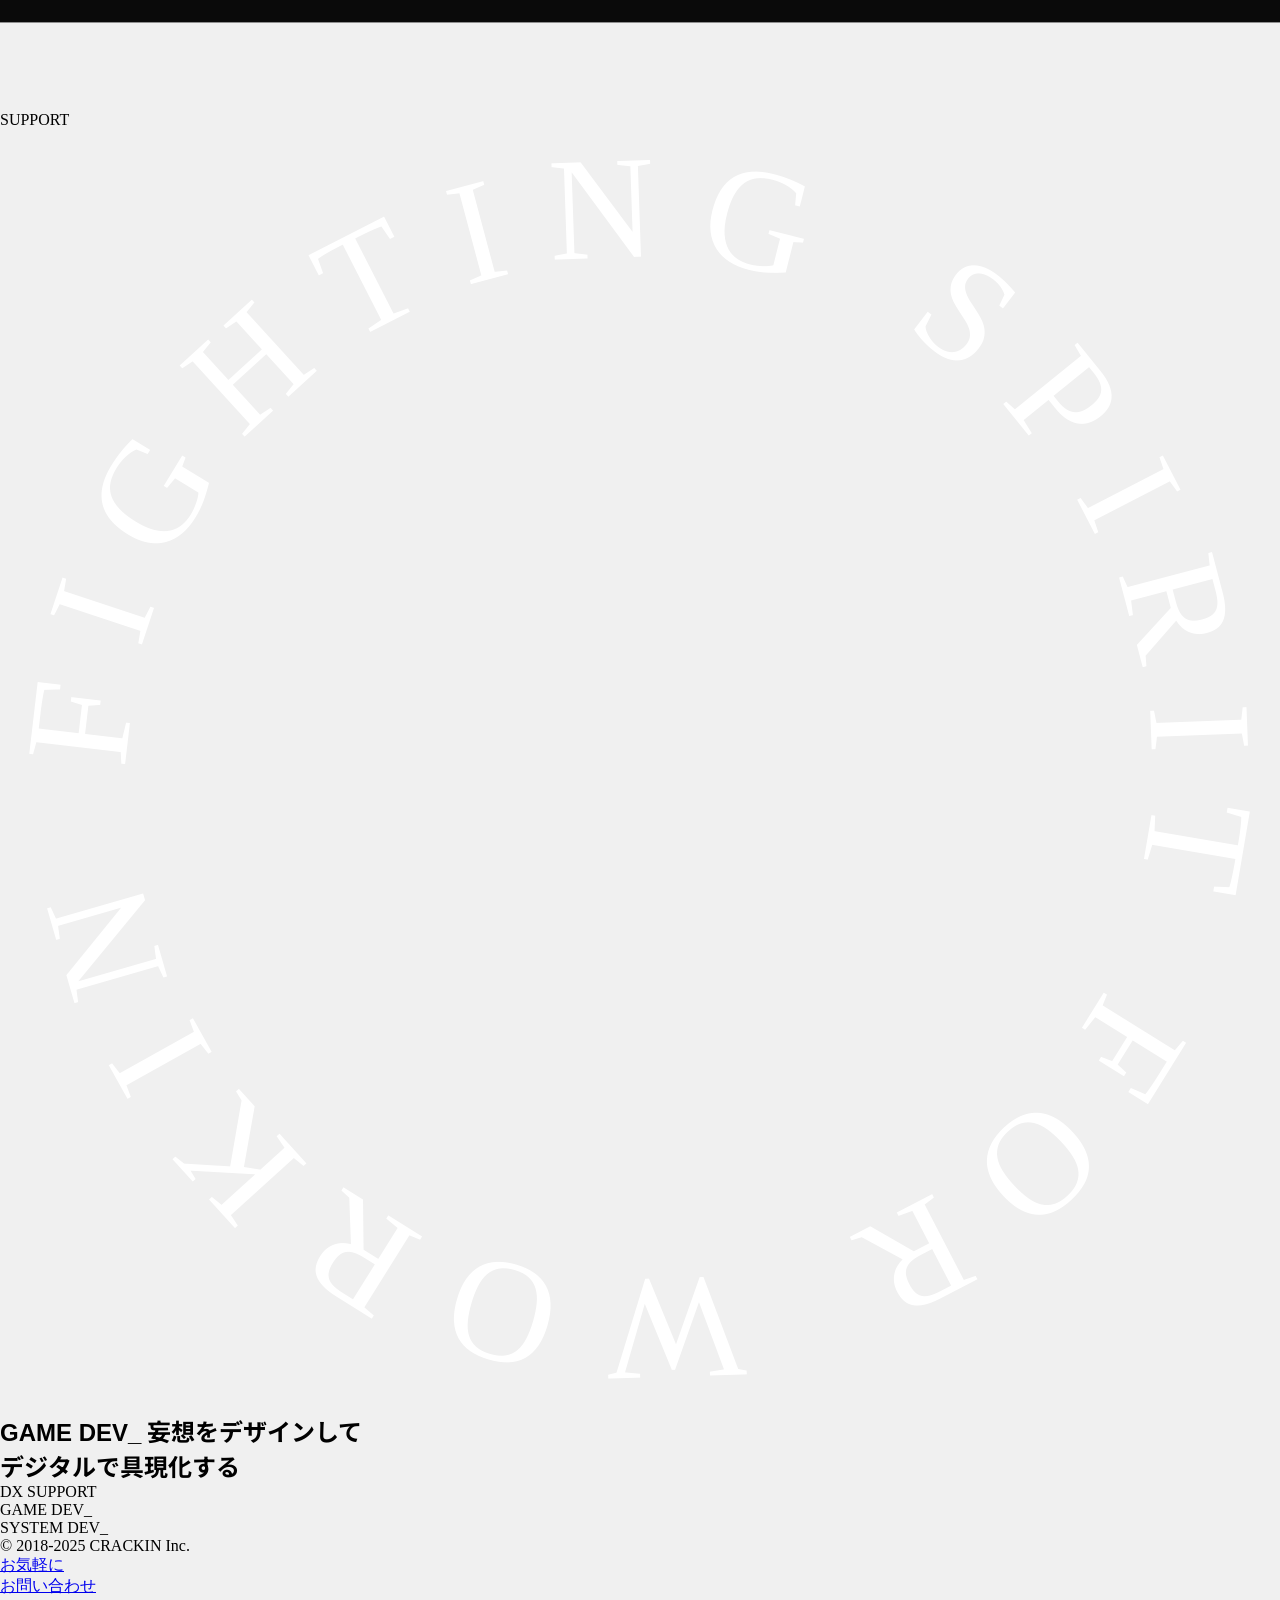
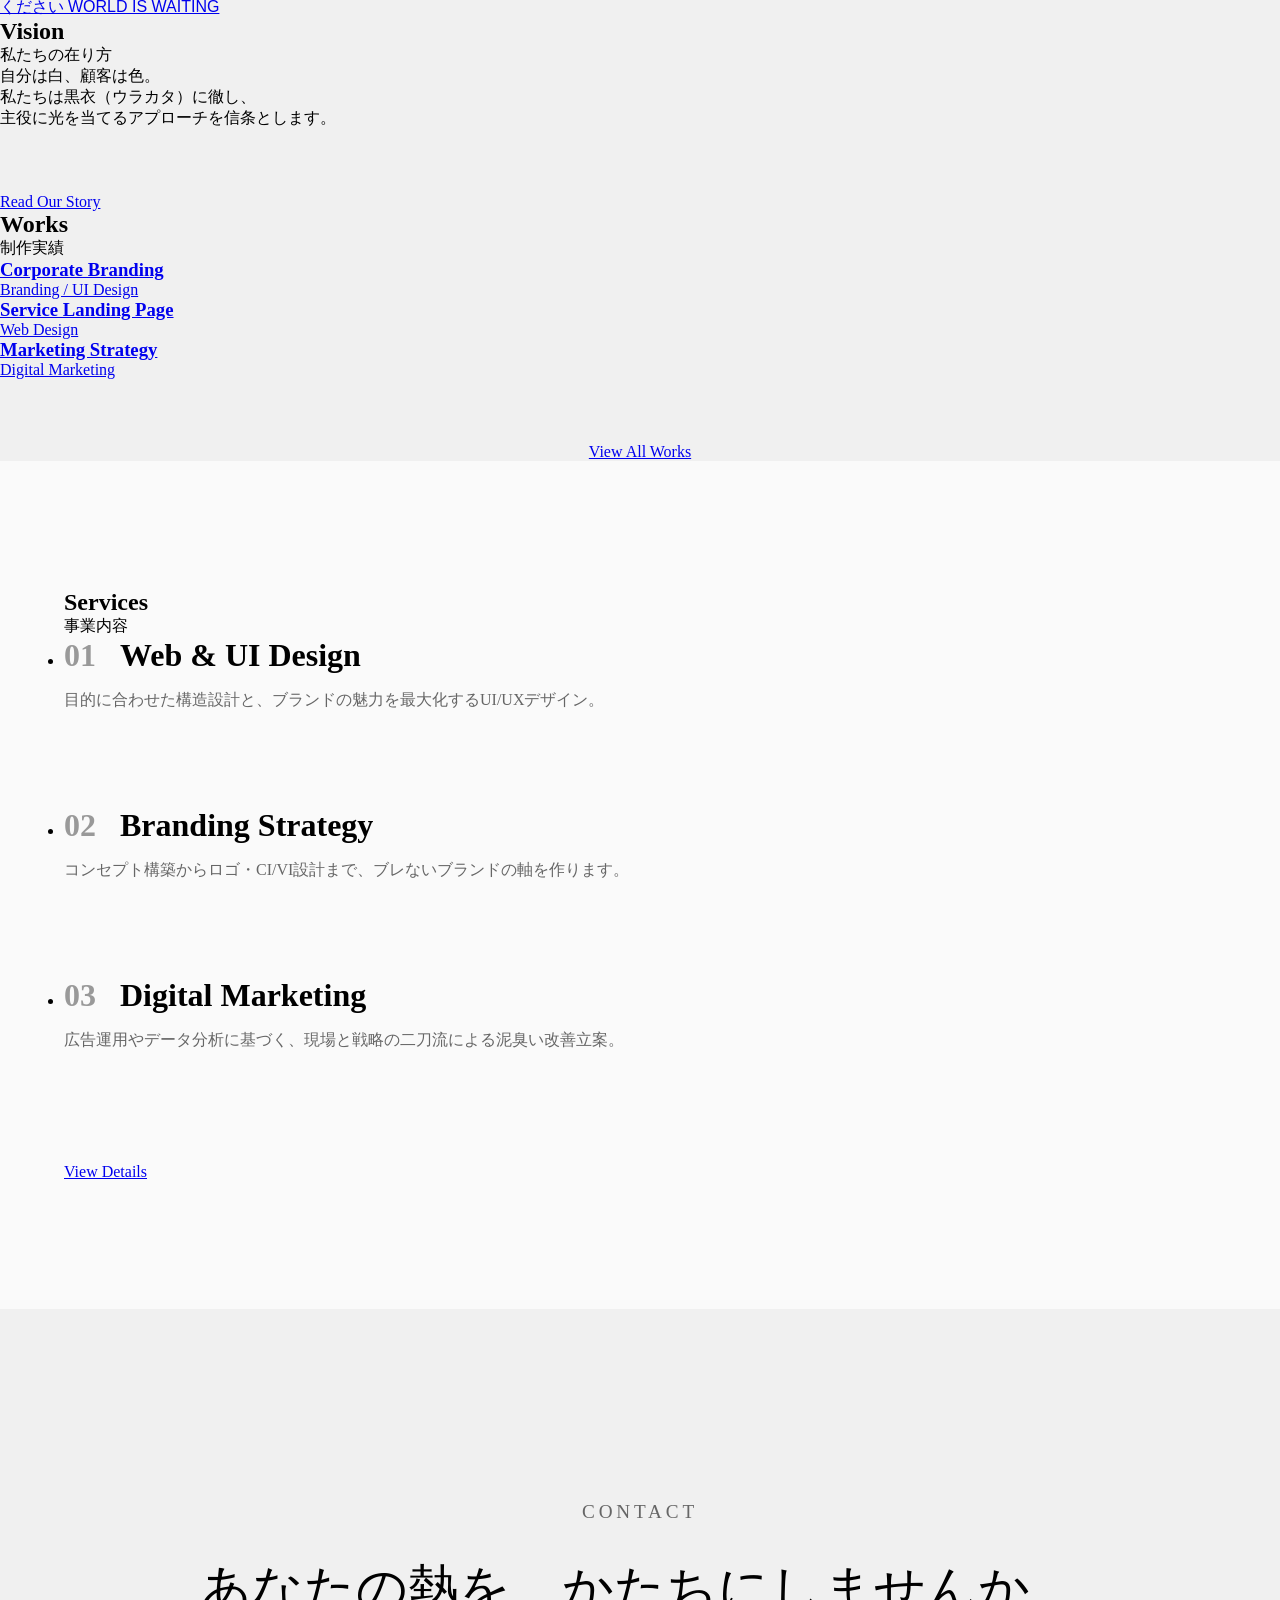
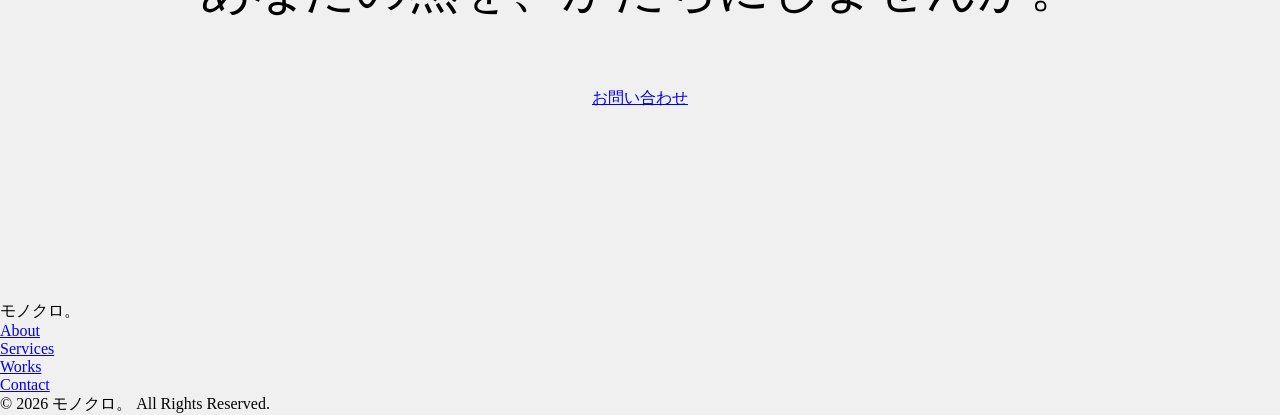
<file: index_bak.html>
<!DOCTYPE html>
<html lang="ja">

<head>
    <meta charset="UTF-8">
    <meta name="viewport" content="width=device-width, initial-scale=1.0">
    <title>モノクロ。 | 想いを、伝わるかたちに。</title>
    <meta name="description" content="内側の熱や才能を、構造と言語と発信で「売れる仕組み」に翻訳するデザインファーム、モノクロ。">

    <!-- Fonts: Noto Sans JP & Inter -->
    <link rel="preconnect" href="https://fonts.googleapis.com">
    <link rel="preconnect" href="https://fonts.gstatic.com" crossorigin>
    <link
        href="https://fonts.googleapis.com/css2?family=Inter:wght@300;400;500&family=Noto+Sans+JP:wght@300;400;500&display=swap"
        rel="stylesheet">

    <link rel="stylesheet" href="style.css">
    <link rel="stylesheet" href="wp-fv.css">

    <!-- Font & Basic CSS loaded above -->
</head>

<body>
    <!-- Crackin Style Loading Screen -->
    <div id="crackin-loader" class="crackin-loader">
        <div class="loader-counter">
            <span id="loader-perc" class="font-en">0</span><span class="font-en"
                style="color:var(--color-accent-1)">%</span>
        </div>
    </div>

    <!-- Pure Black Background via Body -->

    <!-- Custom Cursor -->
    <div class="custom-cursor js-cursor"></div>

    <!-- Loading Screen (WP style) -->
    <div class="monokuro-loading">
        <div class="monokuro-loading__logo">モノクロ。</div>
        <div class="monokuro-loading__bar-wrap">
            <div class="monokuro-loading__bar"></div>
        </div>
        <div class="monokuro-loading__percent">LOADING...</div>
    </div>

    <!-- Header -->
    <header class="header js-header-reveal">
        <a href="index.html" class="header-logo" style="opacity: 0;">モノクロ。</a>
        <nav class="header-nav font-en">
            <ul>
                <li><a href="about.html" style="opacity: 0;">About</a></li>
                <li><a href="services.html" style="opacity: 0;">Services</a></li>
                <li><a href="works.html" style="opacity: 0;">Works</a></li>
                <li><a href="contact.html" style="opacity: 0;">Contact</a></li>
            </ul>
        </nav>
    </header>

    <main>
        <!-- Exact Crackin Reproduction FV -->
        <section class="sec-mv">
            <div class="inner">
                <p class="supportText font-en js-text-reveal">SUPPORT</p>
                <div class="circle rotate_left_inf">
                    <svg viewBox="0 0 100 100" width="100%" height="100%">
                        <path id="circlePath" d="M 50, 50 m -40, 0 a 40,40 0 1,1 80,0 a 40,40 0 1,1 -80,0"
                            fill="transparent" />
                        <text fill="#ffffff">
                            <textPath href="#circlePath" font-size="11.5" letter-spacing="3">FIGHTING SPIRIT FOR WORKING
                                . </textPath>
                        </text>
                    </svg>
                </div>

                <h1 class="c-ttl__01">
                    <span class="font-en js-text-reveal" style="font-family: 'Oswald', sans-serif;">GAME DEV_</span>
                    <span class="jp-main js-text-reveal"
                        style="font-family: 'Noto Sans JP', sans-serif;">妄想をデザインして<br>デジタルで具現化する</span>
                </h1>

                <ul class="sec-mv__tag">
                    <li class="sec-mv__tag-item"><span class="js-text-reveal font-en">DX SUPPORT</span></li>
                    <li class="sec-mv__tag-item"><span class="js-text-reveal font-en">GAME DEV_</span></li>
                    <li class="sec-mv__tag-item"><span class="js-text-reveal font-en">SYSTEM DEV_</span></li>
                </ul>

                <p class="sec-mv__copy font-en js-text-reveal">&copy; 2018-2025 CRACKIN Inc.</p>

                <a href="#contact" class="sec-mv__btn js-text-reveal">
                    <span class="jp">お気軽に<br>お問い合わせ<br>ください</span>
                    <span class="en" style="font-family: 'Oswald', sans-serif;">WORLD IS WAITING</span>
                </a>
            </div>
        </section>

        <!-- Vision / Message -->
        <section class="section container">
            <div class="js-reveal">
                <h2 class="section-title">Vision</h2>
                <p class="section-subtitle">私たちの在り方</p>
            </div>

            <p class="lead-text js-reveal delay-1">
                自分は白、顧客は色。<br>
                私たちは黒衣（ウラカタ）に徹し、<br>
                主役に光を当てるアプローチを信条とします。
            </p>

            <div class="js-reveal delay-2" style="margin-top: 4rem;">
                <a href="about.html" class="btn">Read Our Story</a>
            </div>
        </section>

        <!-- Pick Up Works -->
        <section class="section container">
            <div class="js-reveal">
                <h2 class="section-title">Works</h2>
                <p class="section-subtitle">制作実績</p>
            </div>

            <div class="works-grid">
                <!-- Sample Work Item 1 -->
                <a href="works.html" class="work-item js-reveal delay-1">
                    <div class="work-img">
                        <!-- Placeholder div for images -->
                    </div>
                    <div class="work-info">
                        <h3>Corporate Branding</h3>
                        <p>Branding / UI Design</p>
                    </div>
                </a>

                <!-- Sample Work Item 2 -->
                <a href="works.html" class="work-item js-reveal delay-2">
                    <div class="work-img">
                    </div>
                    <div class="work-info">
                        <h3>Service Landing Page</h3>
                        <p>Web Design</p>
                    </div>
                </a>

                <!-- Sample Work Item 3 -->
                <a href="works.html" class="work-item js-reveal delay-3">
                    <div class="work-img">
                    </div>
                    <div class="work-info">
                        <h3>Marketing Strategy</h3>
                        <p>Digital Marketing</p>
                    </div>
                </a>
            </div>

            <div class="js-reveal" style="margin-top: 4rem; text-align: center;">
                <a href="works.html" class="btn">View All Works</a>
            </div>
        </section>

        <!-- Services -->
        <section class="section container"
            style="background-color: #fafafa; padding: 8rem 5vw; width: 100vw; max-width: none; margin-left: calc(-50vw + 50%);">
            <div class="container" style="padding: 0;">
                <div class="js-reveal">
                    <h2 class="section-title">Services</h2>
                    <p class="section-subtitle">事業内容</p>
                </div>

                <ul style="display: flex; flex-direction: column; gap: 3rem;">
                    <li class="js-reveal delay-1"
                        style="border-bottom: 1px solid var(--color-border); padding-bottom: 3rem;">
                        <h3 style="font-size: 2rem; margin-bottom: 1rem;"><span class="font-en"
                                style="color: #999; margin-right: 1.5rem;">01</span>Web & UI Design</h3>
                        <p style="color: #666;">目的に合わせた構造設計と、ブランドの魅力を最大化するUI/UXデザイン。</p>
                    </li>
                    <li class="js-reveal delay-2"
                        style="border-bottom: 1px solid var(--color-border); padding-bottom: 3rem;">
                        <h3 style="font-size: 2rem; margin-bottom: 1rem;"><span class="font-en"
                                style="color: #999; margin-right: 1.5rem;">02</span>Branding Strategy</h3>
                        <p style="color: #666;">コンセプト構築からロゴ・CI/VI設計まで、ブレないブランドの軸を作ります。</p>
                    </li>
                    <li class="js-reveal delay-3"
                        style="border-bottom: 1px solid var(--color-border); padding-bottom: 3rem;">
                        <h3 style="font-size: 2rem; margin-bottom: 1rem;"><span class="font-en"
                                style="color: #999; margin-right: 1.5rem;">03</span>Digital Marketing</h3>
                        <p style="color: #666;">広告運用やデータ分析に基づく、現場と戦略の二刀流による泥臭い改善立案。</p>
                    </li>
                </ul>

                <div class="js-reveal" style="margin-top: 4rem;">
                    <a href="services.html" class="btn">View Details</a>
                </div>
            </div>
        </section>

        <!-- CTA -->
        <section class="section container" style="text-align: center; padding: 12rem 0;">
            <p class="font-en js-reveal"
                style="font-size: 1.2rem; letter-spacing: 0.2em; color: #666; margin-bottom: 2rem;">CONTACT</p>
            <h2 class="js-reveal delay-1"
                style="font-size: clamp(2.4rem, 4vw, 4rem); font-weight: 300; margin-bottom: 4rem;">
                あなたの熱を、かたちにしませんか。
            </h2>
            <div class="js-reveal delay-2">
                <a href="contact.html" class="btn">お問い合わせ</a>
            </div>
        </section>

    </main>

    <!-- Footer -->
    <footer class="footer">
        <div class="footer-logo">モノクロ。</div>
        <nav class="footer-nav">
            <ul>
                <li><a href="about.html">About</a></li>
                <li><a href="services.html">Services</a></li>
                <li><a href="works.html">Works</a></li>
                <li><a href="contact.html">Contact</a></li>
            </ul>
        </nav>
        <p class="footer-copy font-en">&copy; 2026 モノクロ。 All Rights Reserved.</p>
    </footer>

    <script src="gsap.min.js"></script>
    <script src="ScrollTrigger.min.js"></script>
    <script src="wp-fv.js"></script>
    <script src="script.js"></script>
</body>

</html>
</file>
<file: archive/02_neon/style.css>
@import url('https://fonts.googleapis.com/css2?family=Noto+Sans+JP:wght@200;300;400;500;700;900&family=Outfit:wght@200;400;600;800&display=swap');

:root {
  --neon-bg: #07060a;       /* Near-black with cool tint */
  --neon-pink: #ff2bd1;     /* Hot magenta */
  --neon-cyan: #00e5ff;     /* Cool cyan */
  --neon-yellow: #f5ff5a;   /* Sharper yellow */
  --neon-white: #ffffff;

  --font-base: 'Noto Sans JP', sans-serif;
  --font-pop: 'Outfit', 'Noto Sans JP', sans-serif;
  --font-script: 'Vibur', cursive;
}

body {
  background-color: var(--neon-bg);
  color: var(--neon-white);
  font-family: var(--font-base);
  margin: 0;
  padding: 0;
  overflow-x: hidden;
  -webkit-font-smoothing: antialiased;
  position: relative;
}

/* ==========================================================
   Ambient Glow (BtoH: 静かに燃える裏方)
   ========================================================== */
.ambient-glow {
  position: fixed;
  top: 50%; left: 50%;
  width: 100vw; height: 100vh;
  transform: translate(-50%, -50%);
  background: radial-gradient(circle at 20% 60%, rgba(0, 229, 255, 0.05) 0%, transparent 40%),
              radial-gradient(circle at 80% 30%, rgba(255, 43, 209, 0.03) 0%, transparent 50%),
              radial-gradient(circle at 50% 90%, rgba(245, 255, 90, 0.02) 0%, transparent 60%);
  pointer-events: none;
  z-index: 0;
}

/* ==========================================================
   Neon Text Utilities & Glows
   ========================================================== */
.font-en { font-family: var(--font-pop); }

/* Realistic Neon glows based on Vibur sign aesthetic */
.neon-text-script-pink {
  font-family: var(--font-pop);
  font-weight: 200;
  letter-spacing: 0.12em;
  text-transform: uppercase;
  color: #fee;
  text-shadow: 0 -20px 80px rgba(255,43,209,0.8), 0 0 2px var(--neon-white), 0 0 1em var(--neon-pink), 0 0 0.5em var(--neon-pink), 0 0 0.1em var(--neon-pink), 0 8px 3px #000;
}
.neon-text-script-yellow {
  font-family: var(--font-pop);
  font-weight: 200;
  letter-spacing: 0.12em;
  text-transform: uppercase;
  color: #ffa;
  text-shadow: 0 -20px 80px rgba(245,255,90,0.8), 0 0 2px var(--neon-white), 0 0 1em var(--neon-yellow), 0 0 0.5em var(--neon-yellow), 0 0 0.1em var(--neon-yellow), 0 8px 3px #000;
}
.neon-text-script-cyan {
  font-family: var(--font-pop);
  font-weight: 200;
  letter-spacing: 0.12em;
  text-transform: uppercase;
  color: #eff;
  text-shadow: 0 -20px 80px rgba(0,229,255,0.8), 0 0 2px var(--neon-white), 0 0 1em var(--neon-cyan), 0 0 0.5em var(--neon-cyan), 0 0 0.1em var(--neon-cyan), 0 8px 3px #000;
}

/* Neon tube flicker — applied to section titles */
.section-title {
  animation: neon-flicker 4s linear infinite;
}

@keyframes neon-flicker {
  0%, 19%, 21%, 23%, 25%, 54%, 56%, 100% {
    opacity: 1;
    text-shadow: inherit;
  }
  20%, 24% {
    opacity: 0.6;
    text-shadow: none;
  }
  55% {
    opacity: 0.7;
    text-shadow: none;
  }
}

/* Flicker variant for individual neon characters (use with span) */
.neon-flicker-slow {
  animation: neon-blink 3s linear infinite;
}
.neon-flicker-fast {
  animation: neon-blink 2s linear infinite;
}

@keyframes neon-blink {
  78% {
    color: inherit;
    text-shadow: inherit;
  }
  79% {
    color: #333;
  }
  80% {
    text-shadow: none;
  }
  81% {
    color: inherit;
    text-shadow: inherit;
  }
  82% {
    color: #333;
    text-shadow: none;
  }
  83% {
    color: inherit;
    text-shadow: inherit;
  }
  92% {
    color: #333;
    text-shadow: none;
  }
  92.5% {
    color: inherit;
    text-shadow: inherit;
  }
}

.neon-text-pink { color: var(--neon-pink); text-shadow: 0 0 8px var(--neon-pink); }
.neon-text-cyan { color: var(--neon-cyan); text-shadow: 0 0 8px var(--neon-cyan); }
.neon-text-yellow { color: var(--neon-yellow); text-shadow: 0 0 8px var(--neon-yellow); }
.neon-text-dim { color: #a0a0a0; }

/* Links — clean underline on hover only */
.neon-link-pink { color: var(--neon-pink); text-decoration: none; transition: 0.3s; }
.neon-link-pink:hover { color: #fff; text-shadow: 0 0 12px var(--neon-pink); border-bottom: 1px solid var(--neon-pink); }

.neon-link-cyan { color: var(--neon-cyan); text-decoration: none; transition: 0.3s; }
.neon-link-cyan:hover { color: #fff; text-shadow: 0 0 12px var(--neon-cyan); border-bottom: 1px solid var(--neon-cyan); }

.neon-link-yellow { color: var(--neon-yellow); text-decoration: none; transition: 0.3s; }
.neon-link-yellow:hover { color: #fff; text-shadow: 0 0 12px var(--neon-yellow); border-bottom: 1px solid var(--neon-yellow); }

/* Borders & Boxes imitating Neon Tubes — slimmer, sharper */
.border-pink { border: 1px solid var(--neon-pink); box-shadow: 0 0 14px rgba(255,43,209,0.45), inset 0 0 1px rgba(255,43,209,0.4); border-radius: 4px; }
.border-cyan { border: 1px solid var(--neon-cyan); box-shadow: 0 0 14px rgba(0,229,255,0.4), inset 0 0 1px rgba(0,229,255,0.4); border-radius: 4px; }
.border-yellow { border: 1px solid var(--neon-yellow); box-shadow: 0 0 14px rgba(245,255,90,0.35), inset 0 0 1px rgba(245,255,90,0.35); border-radius: 4px; }

/* Subtle outline */
.dotted-shadow { outline: 1px solid rgba(255,255,255,0.08); outline-offset: 10px; }

/* ==========================================================
   Header
   ========================================================== */
.header {
  position: absolute; top: 0; left: 0; width: 100%;
  padding: 30px max(4vw, 30px); display: flex; justify-content: space-between; align-items: center;
  z-index: 100; box-sizing: border-box;
}

.header-logo {
  font-family: var(--font-script); font-size: 38px; text-decoration: none; display: inline-block; letter-spacing: 0.05em; font-weight: 400;
  color: #fee; text-shadow: 0 -20px 80px rgba(255,43,209,0.8), 0 0 2px var(--neon-white), 0 0 1em var(--neon-pink), 0 0 0.5em var(--neon-pink), 0 0 0.1em var(--neon-pink), 0 8px 3px #000;
}

.header-nav ul { display: flex; gap: 3vw; list-style: none; margin: 0; padding: 0; }
.header-nav a { font-size: 13px; font-weight: 500; font-family: var(--font-pop); letter-spacing: 0.18em; text-transform: uppercase; border-bottom: none; }

/* ==========================================================
   Main View (FV)
   ========================================================== */
.sec-mv {
  position: relative; width: 100vw; height: 100vh; min-height: 700px;
  display: flex; align-items: center; justify-content: center; overflow: hidden;
}

.sec-mv .inner {
  position: relative; width: 100%; max-width: 1200px; height: 100%;
  padding: max(4vw, 30px); z-index: 10; pointer-events: none;
}
.sec-mv .inner * { pointer-events: auto; }

.supportText {
  position: absolute; top: max(4vw, 80px); left: max(4vw, 50px);
  font-family: var(--font-pop); font-size: 11px; font-weight: 300; letter-spacing: 0.3em; text-transform: uppercase;
}

.circle {
  position: absolute; top: max(4vw, 50px); right: max(4vw, 50px);
  width: clamp(120px, 15vw, 180px); height: clamp(120px, 15vw, 180px);
}
.rotate_left_inf { animation: rotateLeft 10s linear infinite; }
@keyframes rotateLeft { to { transform: rotate(-360deg); } }

.hero-title-box {
  position: absolute; top: 50%; left: max(4vw, 50px); transform: translateY(-50%);
}

.title-en-pop {
  font-size: clamp(36px, 4.5vw, 56px); font-weight: 100; display: block; margin-bottom: 20px; letter-spacing: 0.12em;
}
.title-jp-pop {
  font-size: clamp(36px, 6vw, 72px); font-weight: 700; line-height: 1.35;
  color: #fff; letter-spacing: 0.08em; display: block;
  text-shadow:
    0 0 6px rgba(255,255,255,0.4),
    0 0 20px var(--neon-pink),
    0 0 40px rgba(255,43,209,0.4),
    0 0 70px rgba(0,229,255,0.25);
}

.neon-badges {
  position: absolute; left: max(4vw, 50px); bottom: clamp(120px, 15vw, 180px);
  display: flex; gap: 15px; list-style: none; padding: 0; margin: 0;
}
.sec-mv__tag-item {
  font-family: var(--font-pop); font-size: 11px; padding: 6px 14px; border-radius: 2px;
  background: transparent; letter-spacing: 0.2em; text-transform: uppercase; font-weight: 500;
}
.neon-badge-cyan { color: var(--neon-cyan); border: 1px solid var(--neon-cyan); box-shadow: 0 0 10px rgba(0,229,255,0.4); }
.neon-badge-pink { color: var(--neon-pink); border: 1px solid var(--neon-pink); box-shadow: 0 0 10px rgba(255,43,209,0.4); }
.neon-badge-yellow { color: var(--neon-yellow); border: 1px solid var(--neon-yellow); box-shadow: 0 0 10px rgba(245,255,90,0.35); }

.sec-mv__copy {
  position: absolute; left: max(4vw, 50px); bottom: max(4vw, 30px);
  font-family: var(--font-pop); font-size: 12px; letter-spacing: 0.1em;
}

/* FV Circle CTA */
.neon-btn-circle {
  position: absolute; bottom: max(4vw, 30px); right: max(4vw, 50px);
  width: clamp(140px, 16vw, 190px); height: clamp(140px, 16vw, 190px);
  background: transparent; color: #fff;
  border-radius: 50%; display: flex; flex-direction: column; align-items: center; justify-content: center;
  text-decoration: none;
  border: 1px solid rgba(255,255,255,0.25);
  position: relative;
  transition: 0.5s cubic-bezier(0.23, 1, 0.32, 1);
  overflow: hidden;
}
.neon-btn-circle::before {
  content: ''; position: absolute; inset: -1px; border-radius: 50%;
  background: conic-gradient(from 0deg, var(--neon-cyan), var(--neon-pink), var(--neon-yellow), var(--neon-cyan));
  opacity: 0; transition: opacity 0.5s ease;
  z-index: -2;
}
.neon-btn-circle::after {
  content: ''; position: absolute; inset: 1px; border-radius: 50%;
  background: var(--neon-bg);
  z-index: -1;
}
.neon-btn-circle:hover {
  border-color: transparent;
  box-shadow: 0 0 40px rgba(0,229,255,0.3), 0 0 80px rgba(255,43,209,0.15);
}
.neon-btn-circle:hover::before { opacity: 1; animation: spin-border 3s linear infinite; }
@keyframes spin-border { to { transform: rotate(360deg); } }
.neon-btn-circle .jp { font-size: clamp(11px, 1.2vw, 13px); font-weight: 400; line-height: 1.7; margin-bottom: 8px; letter-spacing: 0.08em; }
.neon-btn-circle .en { font-family: var(--font-pop); font-size: clamp(9px, 0.9vw, 10px); letter-spacing: 0.35em; font-weight: 400; color: rgba(255,255,255,0.5); transition: 0.3s; text-transform: uppercase; }
.neon-btn-circle:hover .en { color: var(--neon-cyan); }

/* ==========================================================
   Sections Layout
   ========================================================== */
.section.container {
  padding: 100px max(4vw, 50px); max-width: 1000px; margin: 0 auto; box-sizing: border-box; position: relative; z-index: 10;
}

.neon-section-header { text-align: center; margin-bottom: 60px; }
.section-title { font-size: 80px; font-weight: 100; margin: 0; display: inline-block; letter-spacing: 0.15em; text-transform: uppercase; }
.section-subtitle { font-family: var(--font-base); font-size: 11px; font-weight: 400; letter-spacing: 0.4em; margin-top: 16px; }

.lead-text { font-size: clamp(22px, 2.8vw, 30px); font-weight: 500; line-height: 1.9; }
.text { font-size: 14px; line-height: 2.1; font-weight: 400; color: rgba(255,255,255,0.7); }

.neon-content-box {
  background: rgba(255,255,255,0.02); padding: 60px; backdrop-filter: blur(2px);
}

.neon-divider-dashed {
  border-top: 1px solid rgba(255,255,255,0.12); padding-top: 60px; margin-top: 40px;
}

.neon-inner-panel {
  padding: 28px; background: rgba(255,255,255,0.02); position: relative;
}
.neon-inner-panel::before { content: none; }

/* Service Cards Container */
.top-service-item { align-items: flex-start; display: flex; flex-wrap: wrap; gap: 40px; }
.service-large { padding: 50px; margin-bottom: 60px; }
.service-large .neon-img-border { flex: 1 1 50%; aspect-ratio: 16/9; }
.service-large .service-content { flex: 1 1 40%; }
.service-asymmetric-wrapper { display: flex; flex-wrap: wrap; gap: 40px; justify-content: space-between; align-items: flex-start; }
.service-medium { flex: 1 1 calc(55% - 20px); padding: 40px; margin-bottom: 40px; }
.service-medium .neon-img-border { aspect-ratio: 4/3; margin-bottom: 30px; }
.service-small { flex: 1 1 calc(45% - 20px); padding: 40px; margin-bottom: 40px; transform: translateY(60px); }
.service-small .neon-img-border { aspect-ratio: 1/1; margin-bottom: 30px; }
.service-content h3 { font-size: clamp(24px, 3vw, 32px); margin: 0 0 10px 0; color: #fff; }
.service-desc { margin-bottom: 30px; }
.badge-no { font-size: 32px; font-weight: 200; letter-spacing: 0.15em; display: block; margin-bottom: 10px; }

@media (max-width: 768px) {
  .service-small { transform: none; }
  .service-asymmetric-wrapper { flex-direction: column; }
  .service-medium, .service-small { flex: 1 1 100%; width: 100%; box-sizing: border-box; }
}

.neon-card {
  background: rgba(255,255,255,0.015); position: relative; transition: 0.4s ease;
}
.neon-card:hover { transform: translateY(-4px); }
.neon-img-border {
  border-radius: 2px; overflow: hidden; position: relative;
  border: 1px solid rgba(255,255,255,0.15);
}
.img-cyan { border-color: var(--neon-cyan); box-shadow: 0 0 20px rgba(0,229,255,0.1); }
.img-pink { border-color: var(--neon-pink); box-shadow: 0 0 20px rgba(255,43,209,0.1); }
.img-yellow { border-color: var(--neon-yellow); }

.neon-img-border img {
  opacity: 0.85; filter: contrast(1.1) saturate(0.9); transition: 0.5s; width: 100%; height: 100%; object-fit: cover;
}
.neon-card:hover .neon-img-border img { opacity: 1; filter: contrast(1.1) saturate(1); transform: scale(1.02); }

.neon-list { list-style: none; padding-left: 10px; margin: 0; }
.neon-list li { margin-bottom: 14px; font-size: 13px; font-weight: 400; position: relative; padding-left: 20px; letter-spacing: 0.04em; }
.neon-list li::before { content: "—"; position: absolute; left: 0; font-weight: 300; }
.list-cyan li::before { color: var(--neon-cyan); text-shadow: 0 0 5px var(--neon-cyan); }
.list-yellow li::before { color: var(--neon-yellow); text-shadow: 0 0 5px var(--neon-yellow); }
.list-pink li::before { color: var(--neon-pink); text-shadow: 0 0 5px var(--neon-pink); }

/* Works Grid Asymmetric (Masonry-like) */
.works-grid-asymmetric {
  display: grid;
  grid-template-columns: repeat(2, 1fr);
  gap: 50px 40px;
}
.neon-work-item { transition: 0.3s; display: block; }
.neon-work-item:hover { transform: translateY(-4px); }
.item-wide { grid-column: 1 / -1; }
.item-square { grid-column: 1 / 2; }
.item-tall { grid-column: 2 / 3; transform: translateY(-80px); }

@media (max-width: 768px) {
  .works-grid-asymmetric { grid-template-columns: 1fr; }
  .item-wide, .item-square, .item-tall { grid-column: 1 / -1; transform: none; }
}

.neon-sticker {
  position: absolute; top: 12px; left: 12px; padding: 4px 12px;
  display: inline-flex; align-items: center; justify-content: center;
  font-family: var(--font-pop); font-size: 11px; color: #000; letter-spacing: 0.15em; text-transform: uppercase; font-weight: 800;
  border-radius: 2px;
}
.bg-yellow { background: var(--neon-yellow); box-shadow: 0 0 12px rgba(245,255,90,0.5); }
.bg-cyan { background: var(--neon-cyan); box-shadow: 0 0 12px rgba(0,229,255,0.5); }
.bg-pink { background: var(--neon-pink); box-shadow: 0 0 12px rgba(255,43,209,0.5); }

/* Rect CTA Buttons */
.neon-btn-rect {
  display: inline-block; padding: 18px 52px; font-size: 12px; color: rgba(255,255,255,0.7);
  text-decoration: none; background: transparent; transition: 0.4s cubic-bezier(0.23, 1, 0.32, 1);
  letter-spacing: 0.3em; text-transform: uppercase; font-weight: 600;
  font-family: var(--font-pop);
  position: relative; overflow: hidden;
}
.neon-btn-rect::after {
  content: ''; position: absolute; bottom: 0; left: 50%; width: 0; height: 1px;
  background: linear-gradient(90deg, var(--neon-cyan), var(--neon-pink));
  transition: 0.4s cubic-bezier(0.23, 1, 0.32, 1); transform: translateX(-50%);
}
.neon-btn-rect:hover { color: #fff; transform: none; background: transparent; }
.neon-btn-rect:hover::after { width: 100%; }

.neon-contact-box {
  background: rgba(255,255,255,0.02); padding: 100px 60px; position: relative;
}
.neon-btn-circle-large {
  display: flex; flex-direction: column; align-items: center; justify-content: center;
  width: 240px; height: 240px; border-radius: 50%; margin: 0 auto;
  background: transparent; color: #fff; text-decoration: none;
  border: 1px solid rgba(255,255,255,0.2);
  position: relative; overflow: hidden;
  transition: 0.5s cubic-bezier(0.23, 1, 0.32, 1);
}
.neon-btn-circle-large::before {
  content: ''; position: absolute; inset: -1px; border-radius: 50%;
  background: conic-gradient(from 0deg, var(--neon-cyan), var(--neon-pink), var(--neon-yellow), var(--neon-cyan));
  opacity: 0; transition: opacity 0.5s ease;
  z-index: -2;
}
.neon-btn-circle-large::after {
  content: ''; position: absolute; inset: 1px; border-radius: 50%;
  background: var(--neon-bg);
  z-index: -1;
}
.neon-btn-circle-large:hover {
  border-color: transparent;
  box-shadow: 0 0 50px rgba(0,229,255,0.25), 0 0 100px rgba(255,43,209,0.1);
}
.neon-btn-circle-large:hover::before { opacity: 1; animation: spin-border 3s linear infinite; }
.neon-btn-circle-large .jp { font-size: 14px; font-weight: 400; margin-bottom: 10px; line-height: 1.8; letter-spacing: 0.08em; }
.neon-btn-circle-large .en { font-family: var(--font-pop); font-size: 11px; font-weight: 400; letter-spacing: 0.4em; color: rgba(255,255,255,0.4); transition: 0.3s; text-transform: uppercase; }
.neon-btn-circle-large:hover .en { color: var(--neon-cyan); }

/* Footer */
.neon-footer-nav ul { display: flex; gap: 50px; list-style: none; padding: 0; margin: 0; justify-content: center; }
.neon-footer-nav a { font-size: 12px; font-family: var(--font-pop); font-weight: 300; letter-spacing: 0.25em; text-transform: uppercase; }
</file>
<file: style.css>
:root {
  --transition-mode: 0.8s cubic-bezier(0.7, 0, 0.3, 1);
}

* {
  margin: 0;
  padding: 0;
  box-sizing: border-box;
}

body {
  background-color: #f0f0f0; /* Omote base color */
  overflow-x: hidden;
  width: 100vw;
}

body.mode-ura {
  background-color: #000;
}

/* FV Container */
.fv {
  position: relative;
  width: 100vw;
  height: auto;
  min-height: 100vh;
}

.fv-aspect-ratio {
  position: relative;
  width: 100%;
  padding-top: 62.5%; /* 1440x900 ratio */
  background-color: #f0f0f0;
}

.fv__layer {
  position: absolute;
  top: 0;
  left: 0;
  width: 100%;
  height: 100%;
  background-size: cover;
  background-position: center top;
  background-repeat: no-repeat;
  opacity: 0;
  visibility: hidden;
  transition: opacity var(--transition-mode), visibility var(--transition-mode);
}

.mode-omote .fv-layer-omote,
.mode-ura .fv-layer-ura {
  opacity: 1;
  visibility: visible;
  z-index: 5;
}

.fv-layer-omote {
  background-image: url("assets/images/fv-omote.png");
}

.fv-layer-ura {
  background-image: url("assets/images/fv-ura.png");
}

/* Interactive Overlays */
.fv__triggers {
  position: absolute;
  top: 0;
  left: 50%;
  transform: translateX(-50%);
  width: 100%;
  max-width: 1440px;
  height: 100%;
  z-index: 20;
  pointer-events: none;
}

.logo-trigger {
  position: absolute;
  top: 4%;
  left: 7%;
  width: 18%;
  height: 10%;
  cursor: pointer;
  pointer-events: auto;
}

.menu-trigger {
  position: absolute;
  top: 4%;
  right: 7%;
  width: 7%;
  height: 10%;
  cursor: pointer;
  pointer-events: auto;
}

/* Glitch Overlay */
.glitch-overlay {
  position: fixed;
  inset: 0;
  background: #fff;
  z-index: 999;
  display: none;
  mix-blend-mode: difference;
}

/* -------------------------------------
 * Lenis Recommended CSS 
 * ------------------------------------- */
html.lenis, html.lenis body {
  height: auto;
}

.lenis.lenis-smooth {
  scroll-behavior: auto !important;
}

.lenis.lenis-smooth [data-lenis-prevent] {
  overscroll-behavior: contain;
}

.lenis.lenis-stopped {
  overflow: hidden;
}

.lenis.lenis-smooth iframe {
  pointer-events: none;
}
</file>
<file: wp-fv.css>
/* ========================================
   モノクロ。FV - SWELL用カスタムCSS
   設置場所: 外観 > カスタマイズ > 追加CSS
   または 子テーマの style.css
======================================== */

:root {
    --mono-black: #0a0a0a;
    --mono-white: #FFFFFF;
    --mono-gray: #9CA3AF;
    --mono-accent: #6B7280;
    --mono-side-padding: 120px;
}

/* ========================================
   FVセクション全体
======================================== */
.monokuro-fv {
    position: relative;
    width: 100%;
    height: 100vh;
    background: var(--mono-black);
    overflow: hidden;
    padding: 0 var(--mono-side-padding);
}

/* ========================================
   ローディング画面
======================================== */
.monokuro-loading {
    position: fixed;
    top: 0;
    left: 0;
    width: 100%;
    height: 100vh;
    background: var(--mono-black);
    z-index: 99999;
    display: flex;
    align-items: center;
    justify-content: center;
    flex-direction: column;
}

.monokuro-loading__logo {
    font-family: 'Noto Sans JP', sans-serif;
    font-size: clamp(1.6rem, 4vw, 2.5rem);
    font-weight: 400;
    letter-spacing: 0.25em;
    color: var(--mono-white);
    opacity: 0;
    transform: translateY(20px);
}

.monokuro-loading__logo-img {
    max-width: 180px;
    height: auto;
    opacity: 0;
    transform: translateY(20px);
}

.monokuro-loading__bar-wrap {
    width: 100px;
    height: 1px;
    background: rgba(255, 255, 255, 0.12);
    margin-top: 30px;
    overflow: hidden;
}

.monokuro-loading__bar {
    width: 0%;
    height: 100%;
    background: #00ffff;
    box-shadow: 0 0 10px #00ffff, 0 0 20px #00ffff, 0 0 40px #00ffff;
    /* Thicker Neon */
    animation: rgbHueRotate 5s linear infinite;
}

.monokuro-loading__percent {
    font-family: 'Montserrat', sans-serif;
    font-size: 14px;
    /* Slightly larger */
    font-weight: 700;
    /* Bolder */
    letter-spacing: 0.4em;
    color: #fff;
    /* White core */
    /* Cyberpunk Cyan thick neon outline */
    text-shadow:
        0 0 5px #00ffff,
        0 0 10px #00ffff,
        0 0 20px #00ffff,
        0 0 40px #00ffff,
        0 0 80px #00ffff;
    margin-top: 20px;
    opacity: 1;
    /* Force visible from the start */
    animation: rgbHueRotate 5s linear infinite;
}

/* ========================================
   カスタムヘッダー（FV内）
======================================== */
.monokuro-header {
    position: fixed;
    top: 0;
    left: 0;
    width: 100%;
    padding: 30px var(--mono-side-padding);
    display: flex;
    justify-content: space-between;
    align-items: center;
    z-index: 1000;
}

.monokuro-header__logo {
    font-family: 'Noto Sans JP', sans-serif;
    font-size: 1rem;
    font-weight: 400;
    letter-spacing: 0.15em;
    color: var(--mono-white);
    opacity: 0;
}

.monokuro-header__logo-img {
    height: 26px;
    width: auto;
    opacity: 0;
}

.monokuro-header__nav {
    display: flex;
    gap: 40px;
}

.monokuro-header__nav a {
    font-family: 'Montserrat', sans-serif;
    font-size: 10px;
    font-weight: 400;
    letter-spacing: 0.1em;
    color: var(--mono-white);
    text-decoration: none;
    opacity: 0;
    position: relative;
    padding-bottom: 4px;
}

.monokuro-header__nav a::after {
    content: '';
    position: absolute;
    bottom: 0;
    left: 0;
    width: 100%;
    height: 1px;
    background: var(--mono-white);
    transform: scaleX(0);
    transform-origin: right;
    transition: transform 0.4s cubic-bezier(0.25, 0.46, 0.45, 0.94);
}

.monokuro-header__nav a:hover::after {
    transform: scaleX(1);
    transform-origin: left;
}

.monokuro-header__menu-toggle {
    display: none;
    width: 26px;
    height: 16px;
    flex-direction: column;
    justify-content: space-between;
    cursor: pointer;
    opacity: 0;
    background: none;
    border: none;
}

.monokuro-header__menu-toggle span {
    width: 100%;
    height: 1px;
    background: var(--mono-white);
}

/* ========================================
   背景レイヤー群
======================================== */

/* Layer 1: グラデーション */
.monokuro-bg-gradient {
    position: absolute;
    top: 0;
    left: 0;
    width: 100%;
    height: 100%;
    background:
        radial-gradient(ellipse 80% 50% at 20% 30%, rgba(255, 255, 255, 0.04) 0%, transparent 50%),
        radial-gradient(ellipse 60% 40% at 80% 70%, rgba(255, 255, 255, 0.05) 0%, transparent 50%),
        radial-gradient(ellipse 100% 80% at 50% 100%, rgba(255, 255, 255, 0.03) 0%, transparent 40%);
    opacity: 0;
}

/* Layer 2: ノイズ */
.monokuro-bg-noise {
    position: absolute;
    top: 0;
    left: 0;
    width: 100%;
    height: 100%;
    opacity: 0;
    background-image: url("data:image/svg+xml,%3Csvg viewBox='0 0 512 512' xmlns='http://www.w3.org/2000/svg'%3E%3Cfilter id='noise'%3E%3CfeTurbulence type='fractalNoise' baseFrequency='0.9' numOctaves='4' stitchTiles='stitch'/%3E%3C/filter%3E%3Crect width='100%25' height='100%25' filter='url(%23noise)'/%3E%3C/svg%3E");
    pointer-events: none;
}

/* Layer 3: グリッド（全画面） */
.monokuro-bg-grid {
    position: absolute;
    top: 0;
    left: 0;
    width: 100%;
    height: 100%;
    background-image:
        linear-gradient(rgba(255, 255, 255, 0.03) 1px, transparent 1px),
        linear-gradient(90deg, rgba(255, 255, 255, 0.03) 1px, transparent 1px);
    background-size: 80px 80px;
    opacity: 0;
}

/* Layer 4: 大きな装飾円 */
.monokuro-bg-circle {
    position: absolute;
    border-radius: 50%;
    border: 1px solid rgba(255, 255, 255, 0.04);
    opacity: 0;
}

.monokuro-bg-circle--1 {
    width: 800px;
    height: 800px;
    top: -300px;
    left: -200px;
    animation: monokuroFloat 30s ease-in-out infinite;
}

.monokuro-bg-circle--2 {
    width: 600px;
    height: 600px;
    bottom: -200px;
    right: -150px;
    animation: monokuroFloat 25s ease-in-out infinite reverse;
}

.monokuro-bg-circle--3 {
    width: 400px;
    height: 400px;
    top: 20%;
    right: 10%;
    border-color: rgba(255, 255, 255, 0.02);
    animation: monokuroFloat 20s ease-in-out infinite;
    animation-delay: -5s;
}

@keyframes monokuroFloat {

    0%,
    100% {
        transform: translate(0, 0) rotate(0deg);
    }

    25% {
        transform: translate(20px, -15px) rotate(2deg);
    }

    50% {
        transform: translate(0, 10px) rotate(0deg);
    }

    75% {
        transform: translate(-15px, -5px) rotate(-2deg);
    }
}

/* Layer 5: 縦横ライン */
.monokuro-bg-lines {
    position: absolute;
    top: 0;
    left: 0;
    width: 100%;
    height: 100%;
    opacity: 0;
    pointer-events: none;
}

.monokuro-bg-line-v {
    position: absolute;
    width: 1px;
    height: 100%;
    top: 0;
    background: linear-gradient(to bottom,
            transparent 0%,
            rgba(255, 255, 255, 0.06) 20%,
            rgba(255, 255, 255, 0.06) 80%,
            transparent 100%);
}

.monokuro-bg-line-v:nth-child(1) {
    left: 25%;
}

.monokuro-bg-line-v:nth-child(2) {
    left: 50%;
}

.monokuro-bg-line-v:nth-child(3) {
    left: 75%;
}

.monokuro-bg-line-h {
    position: absolute;
    width: 100%;
    height: 1px;
    left: 0;
    background: linear-gradient(to right,
            transparent 0%,
            rgba(255, 255, 255, 0.04) 20%,
            rgba(255, 255, 255, 0.04) 80%,
            transparent 100%);
}

.monokuro-bg-line-h:nth-child(4) {
    top: 33%;
}

.monokuro-bg-line-h:nth-child(5) {
    top: 66%;
}

/* Layer 6: パーティクル */
.monokuro-bg-particles {
    position: absolute;
    top: 0;
    left: 0;
    width: 100%;
    height: 100%;
    opacity: 0;
    pointer-events: none;
}

.monokuro-bg-particle {
    position: absolute;
    background: rgba(255, 255, 255, 0.4);
    border-radius: 50%;
}

/* Layer 7: 光のアクセント */
.monokuro-bg-glow {
    position: absolute;
    border-radius: 50%;
    filter: blur(80px);
    opacity: 0;
    pointer-events: none;
}

.monokuro-bg-glow--1 {
    width: 400px;
    height: 400px;
    top: 10%;
    left: 5%;
    background: rgba(138, 43, 226, 0.4);
    /* Neon Purple */
    animation: monokuroGlow 8s ease-in-out infinite, rgbHueRotate 10s linear infinite;
}

.monokuro-bg-glow--2 {
    width: 300px;
    height: 300px;
    bottom: 20%;
    right: 15%;
    background: rgba(0, 255, 255, 0.3);
    /* Cyan */
    animation: monokuroGlow 10s ease-in-out infinite, rgbHueRotate 8s linear infinite reverse;
    animation-delay: -3s;
}

@keyframes rgbHueRotate {
    0% {
        filter: hue-rotate(0deg) blur(80px);
    }

    100% {
        filter: hue-rotate(360deg) blur(80px);
    }
}

@keyframes monokuroGlow {

    0%,
    100% {
        opacity: 0.5;
        transform: scale(1);
    }

    50% {
        opacity: 0.8;
        transform: scale(1.1);
    }
}

/* Layer 8: 動くライン */
.monokuro-bg-moving-lines {
    position: absolute;
    top: 0;
    left: 0;
    width: 100%;
    height: 100%;
    opacity: 0;
    pointer-events: none;
    overflow: hidden;
}

.monokuro-moving-line {
    position: absolute;
    background: linear-gradient(90deg, transparent, rgba(255, 255, 255, 0.08), transparent);
    height: 1px;
    width: 200px;
}

.monokuro-moving-line--1 {
    top: 25%;
    animation: monokuroMoveLine 12s linear infinite;
}

.monokuro-moving-line--2 {
    top: 55%;
    animation: monokuroMoveLine 15s linear infinite;
    animation-delay: -5s;
}

.monokuro-moving-line--3 {
    top: 80%;
    animation: monokuroMoveLine 10s linear infinite;
    animation-delay: -8s;
}

@keyframes monokuroMoveLine {
    0% {
        left: -200px;
        opacity: 0;
    }

    10% {
        opacity: 1;
    }

    90% {
        opacity: 1;
    }

    100% {
        left: 100%;
        opacity: 0;
    }
}

/* ========================================
   Split Layout 2:1
======================================== */
.monokuro-fv__split {
    position: relative;
    display: flex;
    width: 100%;
    height: 100%;
    align-items: center;
    z-index: 10;
}

/* 左側：テキスト（2/3） */
.monokuro-fv__left {
    flex: 2;
    padding-right: 80px;
}

.monokuro-fv__content {
    max-width: 600px;
}

.monokuro-fv__main {
    font-family: 'Noto Sans JP', sans-serif;
    font-size: clamp(2rem, 3.5vw, 3.2rem);
    font-weight: 500;
    letter-spacing: 0.08em;
    line-height: 1.6;
    color: var(--mono-white);
    margin: 0;
}

.monokuro-fv__main .line {
    display: block;
    overflow: hidden;
    margin: 8px 0;
}

.monokuro-fv__main .line-inner {
    display: block;
    transform: translateY(110%);
}

.monokuro-fv__sub {
    font-family: 'Noto Sans JP', sans-serif;
    font-size: clamp(0.8rem, 1.1vw, 0.95rem);
    font-weight: 300;
    letter-spacing: 0.18em;
    color: var(--mono-gray);
    margin-top: 28px;
    opacity: 0;
    transform: translateY(15px);
}

.monokuro-fv__cta {
    margin-top: 45px;
    opacity: 0;
    transform: translateY(20px);
}

.monokuro-cta-link {
    display: inline-flex;
    align-items: center;
    gap: 15px;
    font-family: 'Montserrat', sans-serif;
    font-size: 11px;
    font-weight: 400;
    letter-spacing: 0.15em;
    color: var(--mono-white);
    text-decoration: none;
    padding: 12px 0;
    position: relative;
}

.monokuro-cta-link::after {
    content: '';
    position: absolute;
    bottom: 8px;
    left: 0;
    width: calc(100% - 50px);
    height: 1px;
    background: rgba(255, 255, 255, 0.25);
}

.monokuro-cta-arrow {
    width: 35px;
    height: 1px;
    background: var(--mono-white);
    position: relative;
    transition: width 0.3s;
}

.monokuro-cta-arrow::after {
    content: '';
    position: absolute;
    right: 0;
    top: -4px;
    width: 9px;
    height: 9px;
    border-right: 1px solid var(--mono-white);
    border-top: 1px solid var(--mono-white);
    transform: rotate(45deg);
}

.monokuro-cta-link:hover .monokuro-cta-arrow {
    width: 50px;
}

/* 右側：グラフィック（1/3） */
.monokuro-fv__right {
    flex: 1;
    height: 100%;
    display: flex;
    align-items: center;
    justify-content: center;
    position: relative;
}

/* ========================================
   Main Graphic
======================================== */
.monokuro-graphic {
    position: relative;
    width: 480px;
    height: 480px;
    opacity: 0;
}

/* 回転する円 */
.monokuro-orbit {
    position: absolute;
    border-radius: 50%;
    border: 1px solid rgba(255, 255, 255, 0.12);
}

.monokuro-orbit--1 {
    width: 100%;
    height: 100%;
    top: 0;
    left: 0;
    animation: monokuroOrbit 35s linear infinite;
}

.monokuro-orbit--2 {
    width: 70%;
    height: 70%;
    top: 15%;
    left: 15%;
    animation: monokuroOrbit 28s linear infinite reverse;
}

.monokuro-orbit--3 {
    width: 40%;
    height: 40%;
    top: 30%;
    left: 30%;
    animation: monokuroOrbit 20s linear infinite;
}

@keyframes monokuroOrbit {
    0% {
        transform: rotate(0deg);
    }

    100% {
        transform: rotate(360deg);
    }
}

/* 軌道上のドット */
.monokuro-orbit__dot {
    position: absolute;
    width: 6px;
    height: 6px;
    background: #00ffff;
    border-radius: 50%;
    box-shadow: 0 0 15px rgba(0, 255, 255, 0.8), 0 0 30px rgba(0, 255, 255, 0.5);
    animation: rgbHueRotateDot 5s linear infinite;
}

@keyframes rgbHueRotateDot {
    0% {
        filter: hue-rotate(0deg);
    }

    100% {
        filter: hue-rotate(360deg);
    }
}

.monokuro-orbit--1 .monokuro-orbit__dot {
    top: -3px;
    left: 50%;
    transform: translateX(-50%);
}

.monokuro-orbit--2 .monokuro-orbit__dot {
    top: 50%;
    right: -3px;
    transform: translateY(-50%);
}

.monokuro-orbit--3 .monokuro-orbit__dot {
    bottom: -3px;
    left: 50%;
    transform: translateX(-50%);
}

/* グリッドライン */
.monokuro-graphic__grid {
    position: absolute;
    top: 0;
    left: 0;
    width: 100%;
    height: 100%;
}

.monokuro-graphic__grid-line {
    position: absolute;
    background: rgba(255, 255, 255, 0.08);
}

.monokuro-graphic__grid-line--h {
    width: 100%;
    height: 1px;
    left: 0;
}

.monokuro-graphic__grid-line--v {
    width: 1px;
    height: 100%;
    top: 0;
}

.monokuro-graphic__grid-line--h1 {
    top: 33%;
}

.monokuro-graphic__grid-line--h2 {
    top: 66%;
}

.monokuro-graphic__grid-line--v1 {
    left: 33%;
}

.monokuro-graphic__grid-line--v2 {
    left: 66%;
}

/* 中心のシェイプ */
.monokuro-graphic__center {
    position: absolute;
    top: 50%;
    left: 50%;
    transform: translate(-50%, -50%);
    width: 60px;
    height: 60px;
    border: 1px solid rgba(255, 255, 255, 0.3);
    animation: monokuroCenterRotate 15s linear infinite;
}

.monokuro-graphic__center::before {
    content: '';
    position: absolute;
    top: 50%;
    left: 50%;
    transform: translate(-50%, -50%);
    width: 30px;
    height: 30px;
    background: rgba(255, 0, 255, 0.4);
    /* Magenta core */
    box-shadow: 0 0 20px rgba(255, 0, 255, 0.8), 0 0 40px rgba(255, 0, 255, 0.4);
    animation: monokuroCorePulse 1.5s ease-in-out infinite, rgbHueRotateDot 8s linear infinite;
}

@keyframes monokuroCenterRotate {
    0% {
        transform: translate(-50%, -50%) rotate(0deg);
    }

    100% {
        transform: translate(-50%, -50%) rotate(360deg);
    }
}

@keyframes monokuroCorePulse {

    0%,
    100% {
        transform: translate(-50%, -50%) scale(1);
        opacity: 0.8;
    }

    50% {
        transform: translate(-50%, -50%) scale(1.4);
        opacity: 1;
        box-shadow: 0 0 40px rgba(255, 0, 255, 1), 0 0 80px rgba(255, 0, 255, 0.6);
    }
}

/* 浮遊ドット */
.monokuro-graphic__dots {
    position: absolute;
    top: 0;
    left: 0;
    width: 100%;
    height: 100%;
}

.monokuro-float-dot {
    position: absolute;
    background: rgba(255, 255, 255, 0.4);
    border-radius: 50%;
}

/* 装飾ライン */
.monokuro-graphic__deco-line {
    position: absolute;
    height: 1px;
    background: linear-gradient(90deg, transparent, rgba(255, 255, 255, 0.2), transparent);
}

.monokuro-graphic__deco-line--1 {
    width: 200px;
    top: 8%;
    right: -80px;
    transform: rotate(-25deg);
}

.monokuro-graphic__deco-line--2 {
    width: 180px;
    bottom: 12%;
    left: -70px;
    transform: rotate(20deg);
}

/* ========================================
   マーキー
======================================== */
.monokuro-marquee {
    position: absolute;
    bottom: 90px;
    left: 0;
    width: 100%;
    overflow: hidden;
    opacity: 0;
    z-index: 15;
}

.monokuro-marquee__track {
    display: flex;
    width: max-content;
    animation: monokuroMarquee 35s linear infinite;
}

.monokuro-marquee__item {
    font-family: 'Montserrat', sans-serif;
    font-size: 11px;
    font-weight: 500;
    letter-spacing: 0.3em;
    color: rgba(0, 255, 255, 0.8);
    text-shadow: 0 0 10px rgba(0, 255, 255, 0.5);
    white-space: nowrap;
    padding: 0 25px;
    display: flex;
    align-items: center;
    gap: 25px;
    animation: rgbHueRotateText 8s linear infinite;
}

@keyframes rgbHueRotateText {
    0% {
        filter: hue-rotate(0deg);
    }

    100% {
        filter: hue-rotate(360deg);
    }
}

.monokuro-marquee__item::after {
    content: '◇';
    font-size: 6px;
    opacity: 0.5;
}

@keyframes monokuroMarquee {
    0% {
        transform: translateX(0);
    }

    100% {
        transform: translateX(-50%);
    }
}

/* ========================================
   スクロールインジケーター
======================================== */
.monokuro-scroll {
    position: absolute;
    bottom: 30px;
    left: var(--mono-side-padding);
    display: flex;
    flex-direction: column;
    align-items: center;
    gap: 12px;
    opacity: 0;
    z-index: 20;
}

.monokuro-scroll__text {
    font-family: 'Montserrat', sans-serif;
    font-size: 9px;
    font-weight: 300;
    letter-spacing: 0.2em;
    color: var(--mono-gray);
    writing-mode: vertical-rl;
}

.monokuro-scroll__line {
    width: 1px;
    height: 50px;
    background: rgba(255, 255, 255, 0.15);
    position: relative;
    overflow: hidden;
}

.monokuro-scroll__line::after {
    content: '';
    position: absolute;
    top: -50px;
    left: 0;
    width: 1px;
    height: 50px;
    background: var(--mono-white);
    animation: monokuroScrollDown 1.8s ease-in-out infinite;
}

@keyframes monokuroScrollDown {
    0% {
        top: -50px;
    }

    100% {
        top: 50px;
    }
}

/* ========================================
   レスポンシブ
======================================== */
@media (max-width: 1024px) {
    .monokuro-fv {
        padding: 0 30px;
    }

    .monokuro-header {
        padding: 25px 30px;
    }

    .monokuro-header__nav {
        display: none;
    }

    .monokuro-header__menu-toggle {
        display: flex;
    }

    .monokuro-fv__split {
        flex-direction: column;
        justify-content: center;
    }

    .monokuro-fv__left {
        flex: none;
        padding-right: 0;
        text-align: center;
    }

    .monokuro-fv__content {
        margin: 0 auto;
        position: relative;
        top: -5vh;
    }

    .monokuro-fv__main {
        font-size: clamp(2rem, 6vw, 2.5rem);
    }

    .monokuro-fv__sub {
        margin-top: 20px;
    }

    .monokuro-fv__cta {
        margin-top: 35px;
    }

    .monokuro-cta-link::after {
        left: 50%;
        transform: translateX(-50%);
    }

    .monokuro-fv__right {
        position: absolute;
        top: 0;
        left: 0;
        width: 100%;
        height: 100%;
        z-index: -1;
        opacity: 0.3;
        /* モバイル時は背景化して薄く */
    }

    .monokuro-scroll {
        left: 30px;
    }
}

@media (max-width: 599px) {
    :root {
        --mono-side-padding: 20px;
    }

    .monokuro-fv {
        padding: 0 var(--mono-side-padding);
    }

    .monokuro-header {
        padding: 20px var(--mono-side-padding);
    }

    .monokuro-scroll {
        display: none;
        /* スマホではスクロール表示なし（必要に応じて） */
    }

    .monokuro-marquee {
        bottom: 40px;
    }
}
</file>
